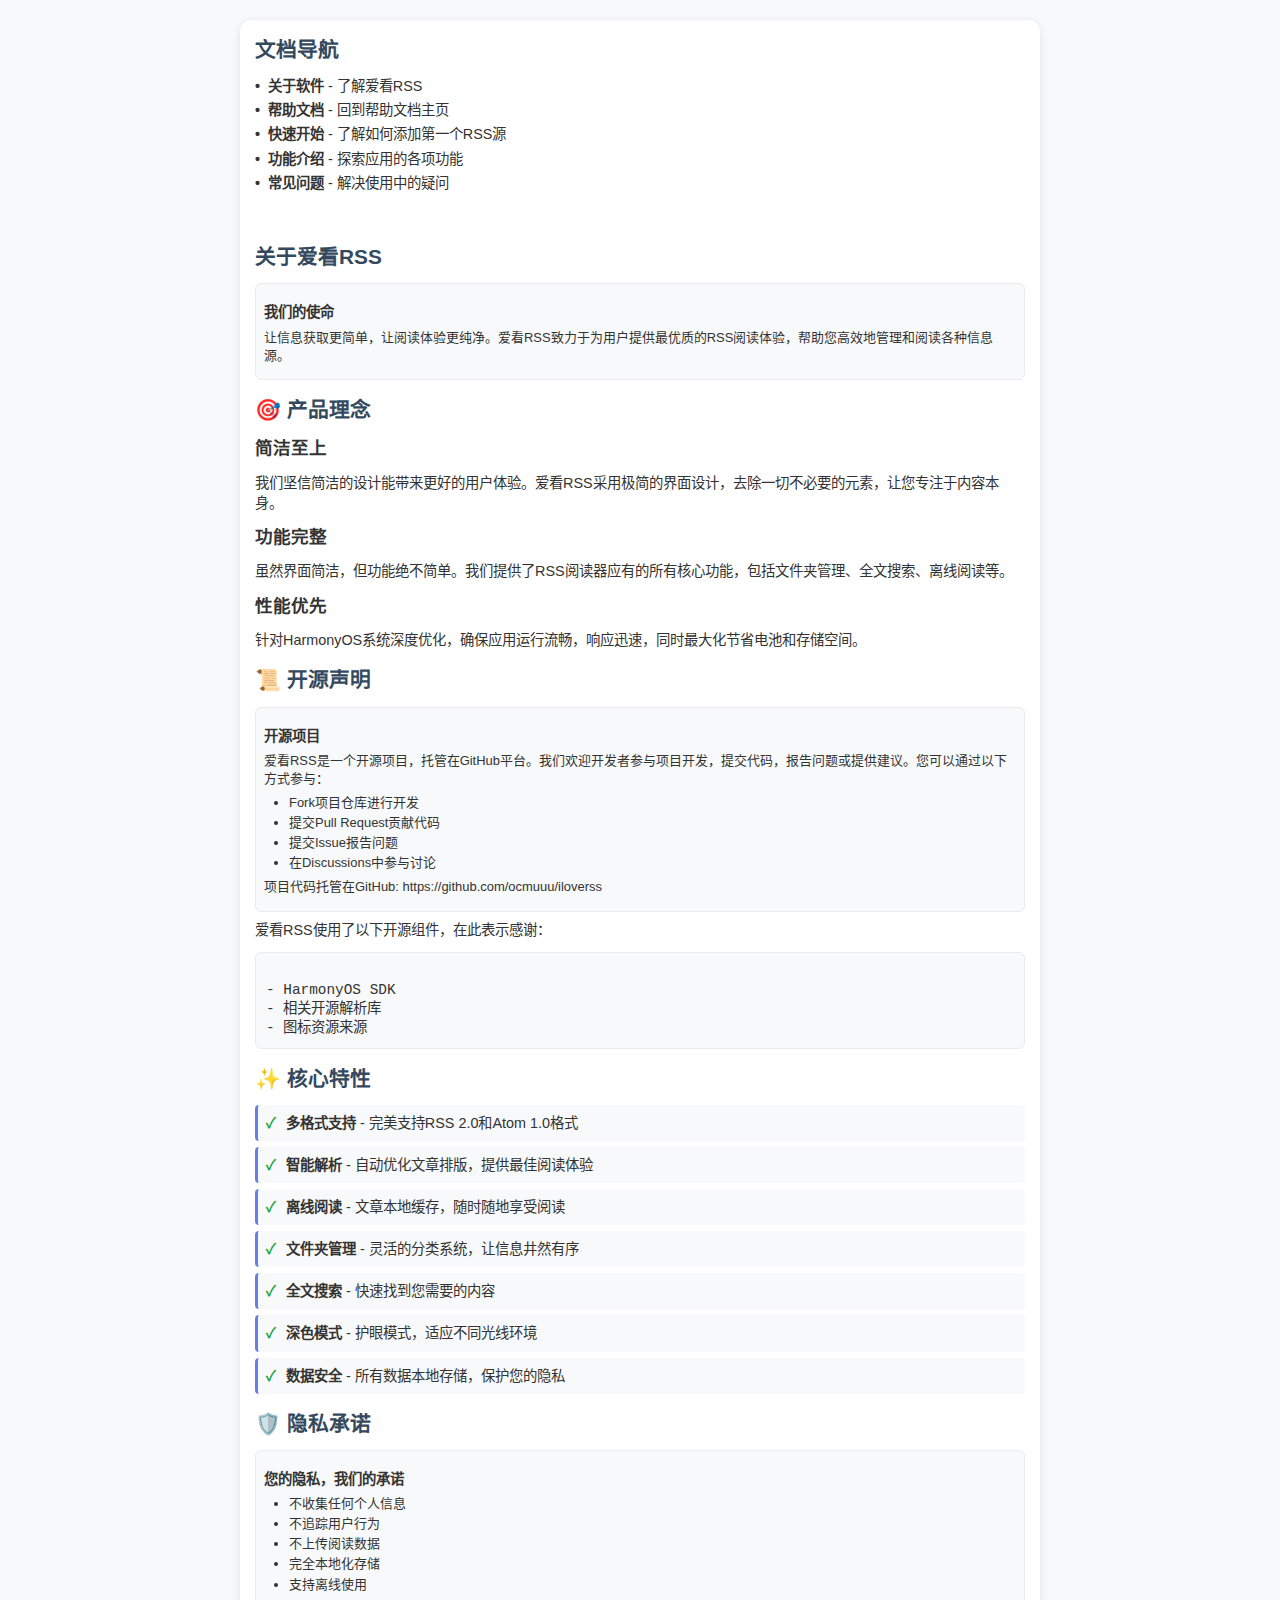
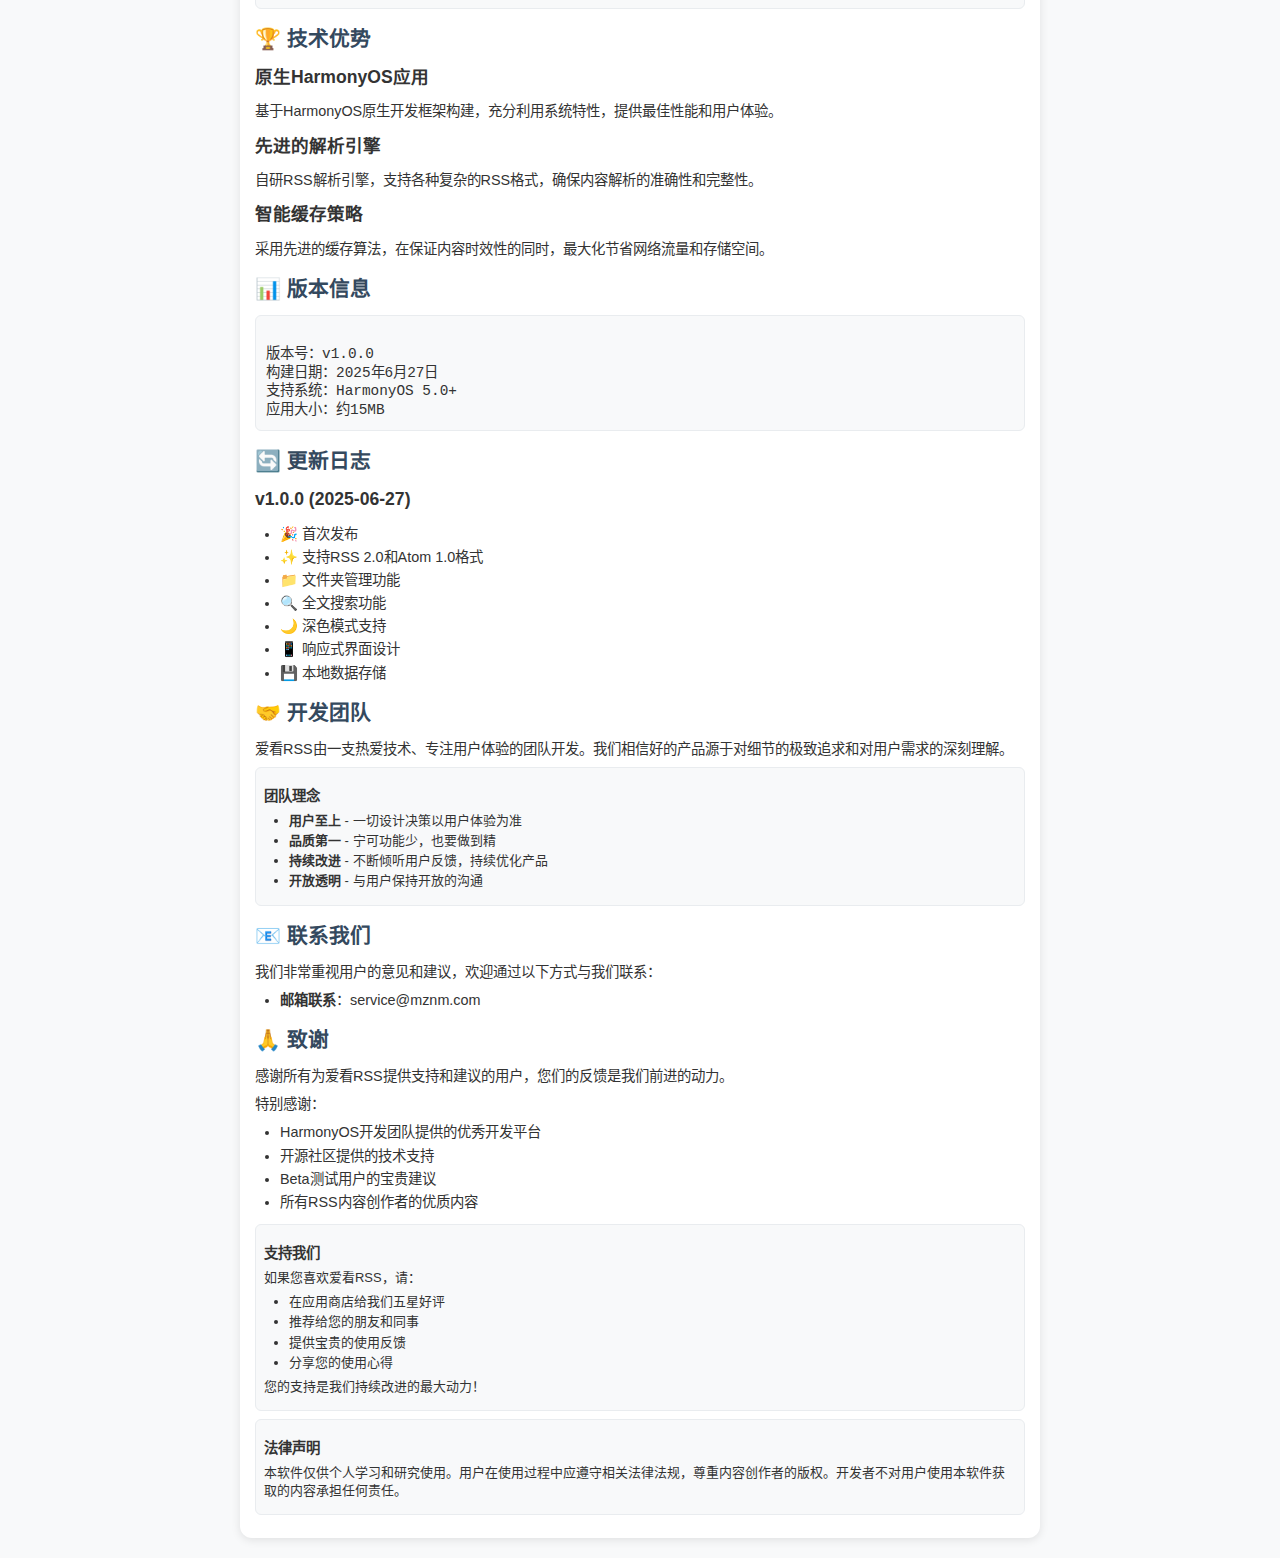
<file: entry/src/main/resources/rawfile/docs/about/index.html>
<!DOCTYPE html>
<html lang="zh-CN">
<head>
    <meta charset="UTF-8">
    <meta name="viewport" content="width=device-width, initial-scale=1.0">
    <title>关于爱看RSS</title>
    <link rel="stylesheet" href="../assets/css/docs.css">
</head>
<body>
    <div class="container">
        <div class="content">
            <h2>文档导航</h2>
            <ul class="feature-list">
                <li><a href="../about/index.html"><strong>关于软件</strong> - 了解爱看RSS</a></li>
                <li><a href="../help/index.html"><strong>帮助文档</strong> - 回到帮助文档主页</a></li>
                <li><a href="../help/getting-started.html"><strong>快速开始</strong> - 了解如何添加第一个RSS源</a></li>
                <li><a href="../help/features.html"><strong>功能介绍</strong> - 探索应用的各项功能</a></li>
                <li><a href="../help/faq.html"><strong>常见问题</strong> - 解决使用中的疑问</a></li>
            </ul>
            <br>
            
            <h2>关于爱看RSS</h2>
            
            <div class="info-box">
                <h4>我们的使命</h4>
                <p>让信息获取更简单，让阅读体验更纯净。爱看RSS致力于为用户提供最优质的RSS阅读体验，帮助您高效地管理和阅读各种信息源。</p>
            </div>
            
            <h2>🎯 产品理念</h2>
            
            <h3>简洁至上</h3>
            <p>我们坚信简洁的设计能带来更好的用户体验。爱看RSS采用极简的界面设计，去除一切不必要的元素，让您专注于内容本身。</p>
            
            <h3>功能完整</h3>
            <p>虽然界面简洁，但功能绝不简单。我们提供了RSS阅读器应有的所有核心功能，包括文件夹管理、全文搜索、离线阅读等。</p>
            
            <h3>性能优先</h3>
            <p>针对HarmonyOS系统深度优化，确保应用运行流畅，响应迅速，同时最大化节省电池和存储空间。</p>

            <h2>📜 开源声明</h2>
            
            <div class="info-box">
                <h4>开源项目</h4>
                <p>爱看RSS是一个开源项目，托管在GitHub平台。我们欢迎开发者参与项目开发，提交代码，报告问题或提供建议。您可以通过以下方式参与：</p>
                <ul>
                    <li>Fork项目仓库进行开发</li>
                    <li>提交Pull Request贡献代码</li>
                    <li>提交Issue报告问题</li>
                    <li>在Discussions中参与讨论</li>
                </ul>
                <p>项目代码托管在GitHub: https://github.com/ocmuuu/iloverss</p>
            </div>

            <p>爱看RSS使用了以下开源组件，在此表示感谢：</p>
            
            <div class="code-block">
- HarmonyOS SDK
- 相关开源解析库
- 图标资源来源
            </div>

            <h2>✨ 核心特性</h2>
            
            <div class="feature-list features">
                <li><strong>多格式支持</strong> - 完美支持RSS 2.0和Atom 1.0格式</li>
                <li><strong>智能解析</strong> - 自动优化文章排版，提供最佳阅读体验</li>
                <li><strong>离线阅读</strong> - 文章本地缓存，随时随地享受阅读</li>
                <li><strong>文件夹管理</strong> - 灵活的分类系统，让信息井然有序</li>
                <li><strong>全文搜索</strong> - 快速找到您需要的内容</li>
                <li><strong>深色模式</strong> - 护眼模式，适应不同光线环境</li>
                <li><strong>数据安全</strong> - 所有数据本地存储，保护您的隐私</li>
            </div>
            
            <h2>🛡️ 隐私承诺</h2>
            
            <div class="info-box success">
                <h4>您的隐私，我们的承诺</h4>
                <ul>
                    <li>不收集任何个人信息</li>
                    <li>不追踪用户行为</li>
                    <li>不上传阅读数据</li>
                    <li>完全本地化存储</li>
                    <li>支持离线使用</li>
                </ul>
            </div>
            
            <h2>🏆 技术优势</h2>
            
            <h3>原生HarmonyOS应用</h3>
            <p>基于HarmonyOS原生开发框架构建，充分利用系统特性，提供最佳性能和用户体验。</p>
            
            <h3>先进的解析引擎</h3>
            <p>自研RSS解析引擎，支持各种复杂的RSS格式，确保内容解析的准确性和完整性。</p>
            
            <h3>智能缓存策略</h3>
            <p>采用先进的缓存算法，在保证内容时效性的同时，最大化节省网络流量和存储空间。</p>
            
            <h2>📊 版本信息</h2>
            
            <div class="code-block">
版本号：v1.0.0
构建日期：2025年6月27日
支持系统：HarmonyOS 5.0+
应用大小：约15MB
            </div>
            
            <h2>🔄 更新日志</h2>
            
            <h3>v1.0.0 (2025-06-27)</h3>
            <ul>
                <li>🎉 首次发布</li>
                <li>✨ 支持RSS 2.0和Atom 1.0格式</li>
                <li>📁 文件夹管理功能</li>
                <li>🔍 全文搜索功能</li>
                <li>🌙 深色模式支持</li>
                <li>📱 响应式界面设计</li>
                <li>💾 本地数据存储</li>
            </ul>
            
            <h2>🤝 开发团队</h2>
            
            <p>爱看RSS由一支热爱技术、专注用户体验的团队开发。我们相信好的产品源于对细节的极致追求和对用户需求的深刻理解。</p>
            
            <div class="info-box">
                <h4>团队理念</h4>
                <ul>
                    <li><strong>用户至上</strong> - 一切设计决策以用户体验为准</li>
                    <li><strong>品质第一</strong> - 宁可功能少，也要做到精</li>
                    <li><strong>持续改进</strong> - 不断倾听用户反馈，持续优化产品</li>
                    <li><strong>开放透明</strong> - 与用户保持开放的沟通</li>
                </ul>
            </div>
            
            <h2>📧 联系我们</h2>
            
            <p>我们非常重视用户的意见和建议，欢迎通过以下方式与我们联系：</p>
            
            <ul>
                <li><strong>邮箱联系</strong>：service@mznm.com</li>
            </ul>
            
            <h2>🙏 致谢</h2>
            
            <p>感谢所有为爱看RSS提供支持和建议的用户，您们的反馈是我们前进的动力。</p>
            
            <p>特别感谢：</p>
            <ul>
                <li>HarmonyOS开发团队提供的优秀开发平台</li>
                <li>开源社区提供的技术支持</li>
                <li>Beta测试用户的宝贵建议</li>
                <li>所有RSS内容创作者的优质内容</li>
            </ul>
            
            <div class="info-box success">
                <h4>支持我们</h4>
                <p>如果您喜欢爱看RSS，请：</p>
                <ul>
                    <li>在应用商店给我们五星好评</li>
                    <li>推荐给您的朋友和同事</li>
                    <li>提供宝贵的使用反馈</li>
                    <li>分享您的使用心得</li>
                </ul>
                <p>您的支持是我们持续改进的最大动力！</p>
            </div>
            
            <div class="info-box warning">
                <h4>法律声明</h4>
                <p>本软件仅供个人学习和研究使用。用户在使用过程中应遵守相关法律法规，尊重内容创作者的版权。开发者不对用户使用本软件获取的内容承担任何责任。</p>
            </div>
        </div>
    </div>
</body>
</html>
</file>
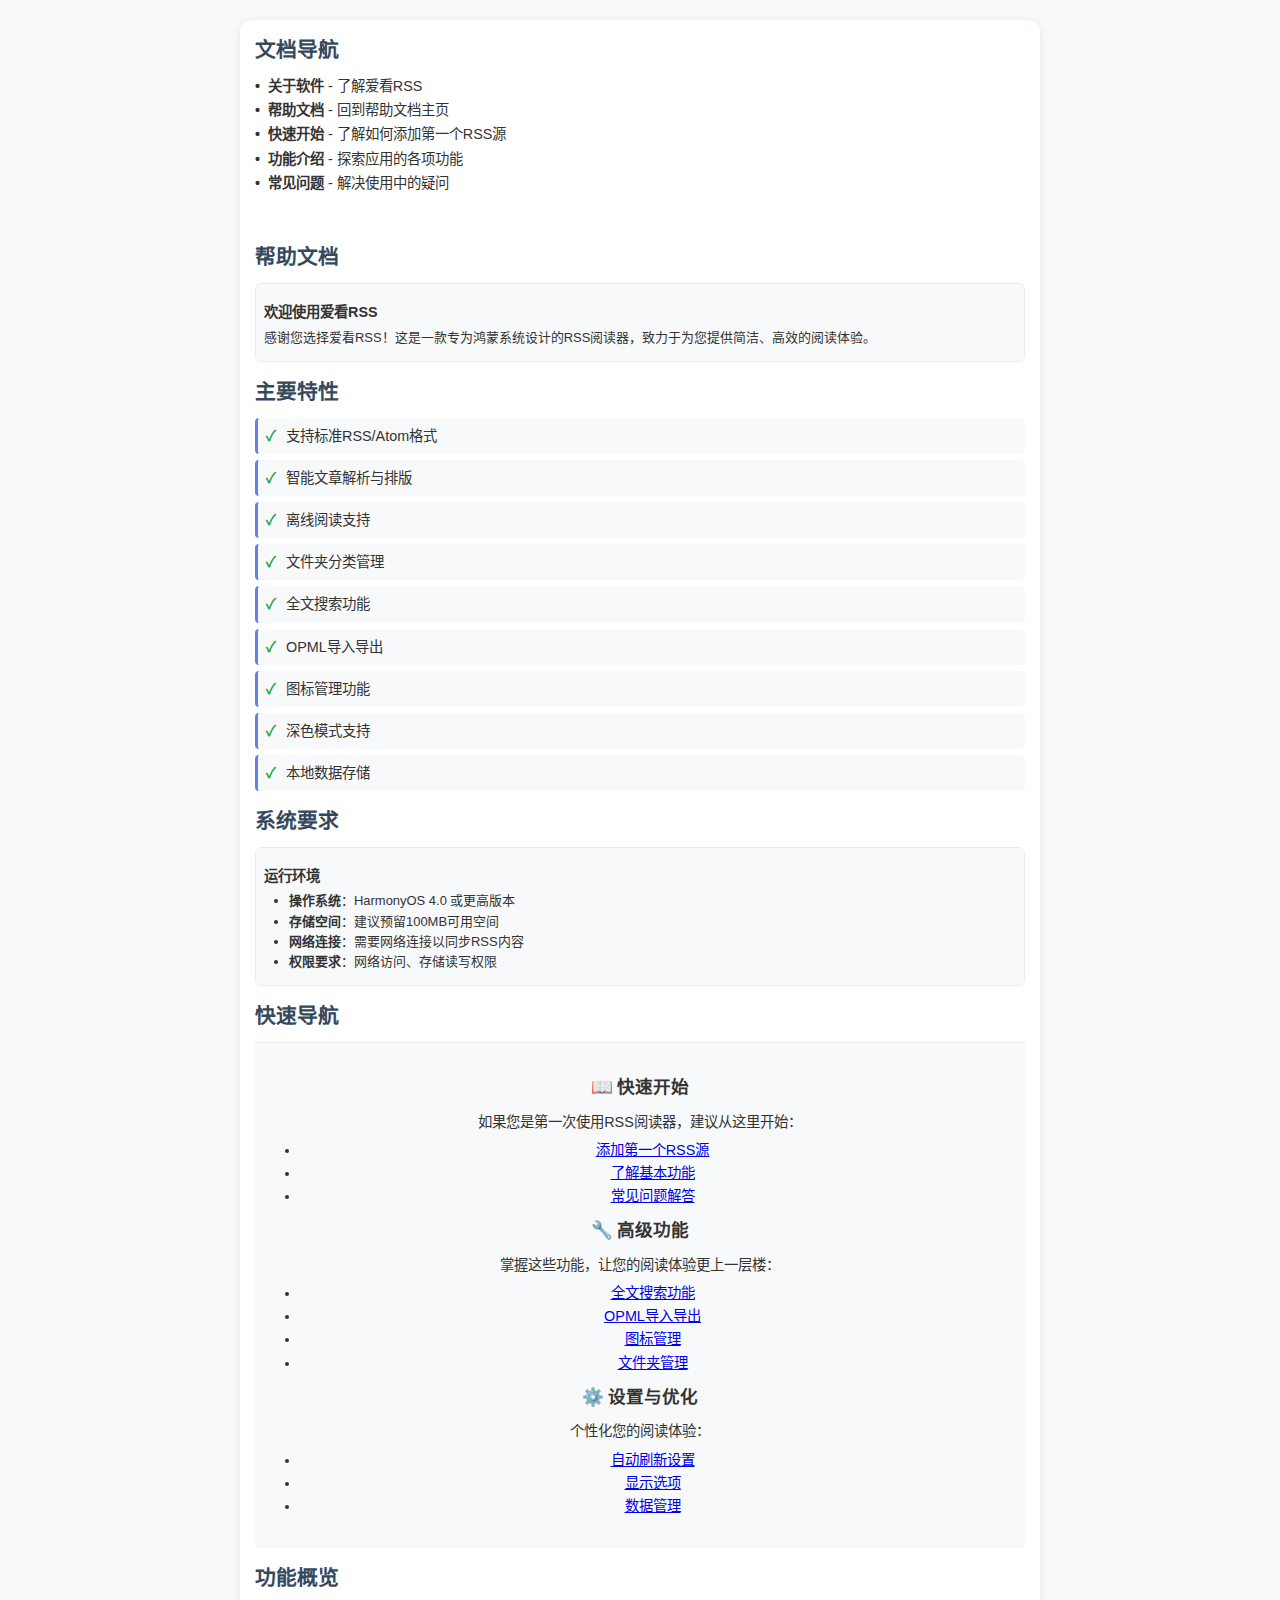
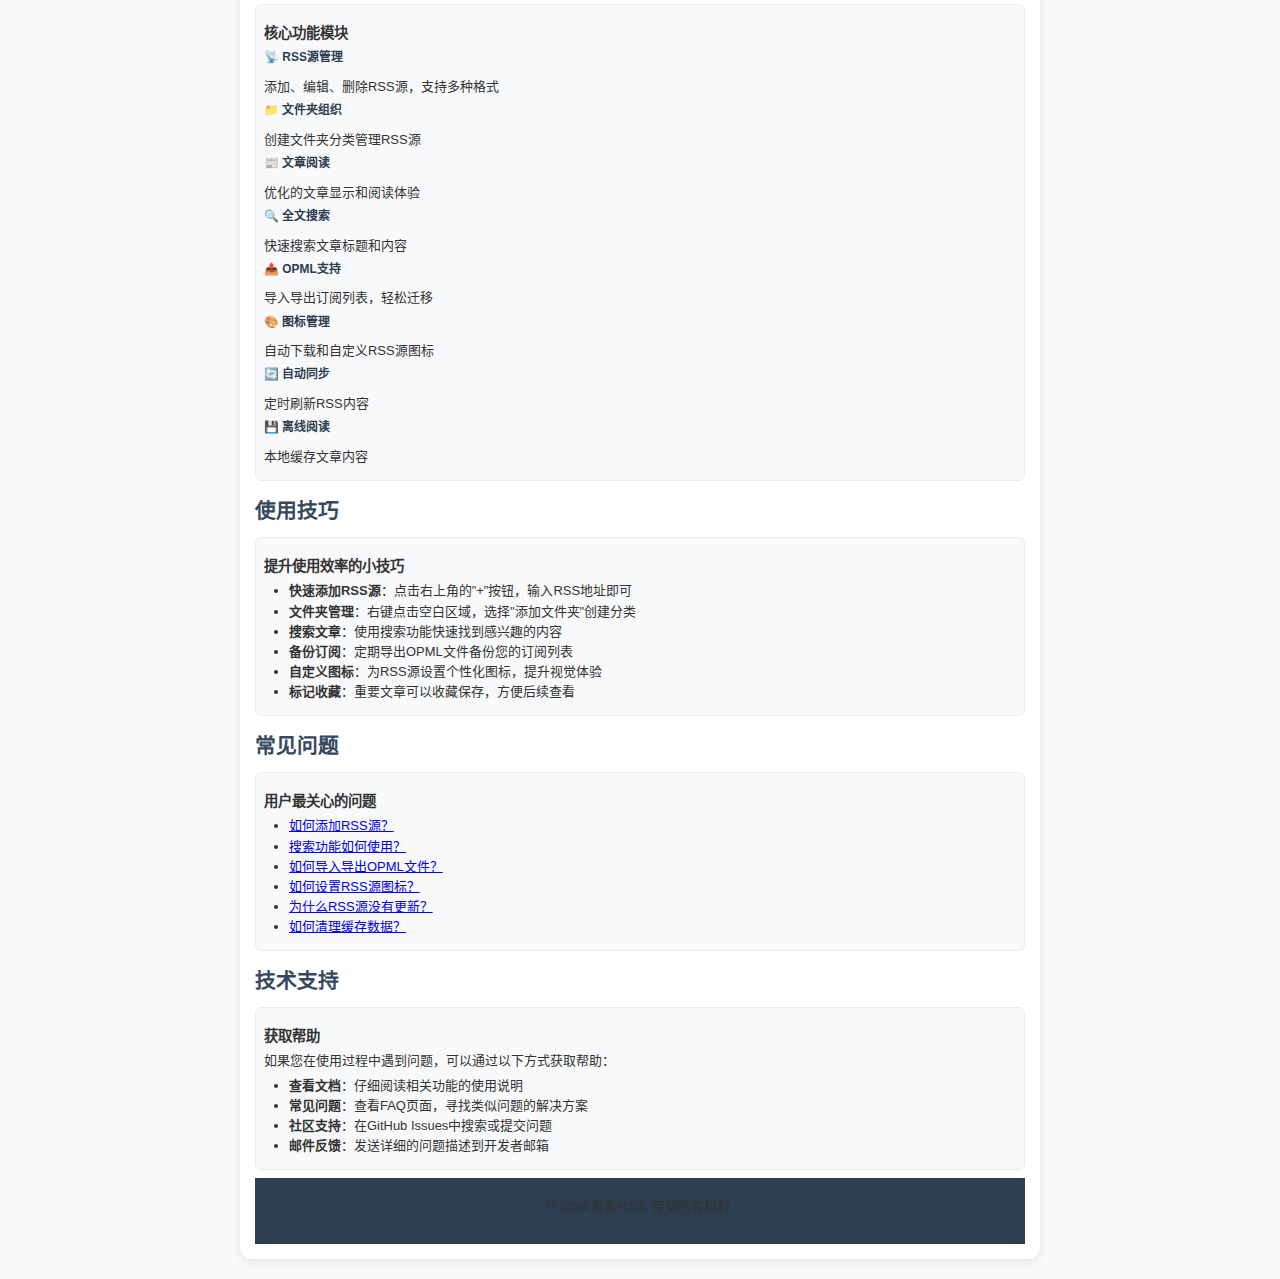
<file: entry/src/main/resources/rawfile/docs/help/index.html>
<!DOCTYPE html>
<html lang="zh-CN">
<head>
    <meta charset="UTF-8">
    <meta name="viewport" content="width=device-width, initial-scale=1.0">
    <title>爱看RSS - 帮助文档</title>
    <link rel="stylesheet" href="../assets/css/docs.css">
</head>
<body>
    <div class="container">
        <div class="content">
            <h2>文档导航</h2>
            <ul class="feature-list">
                <li><a href="../about/index.html"><strong>关于软件</strong> - 了解爱看RSS</a></li>
                <li><a href="../help/index.html"><strong>帮助文档</strong> - 回到帮助文档主页</a></li>
                <li><a href="../help/getting-started.html"><strong>快速开始</strong> - 了解如何添加第一个RSS源</a></li>
                <li><a href="../help/features.html"><strong>功能介绍</strong> - 探索应用的各项功能</a></li>
                <li><a href="../help/faq.html"><strong>常见问题</strong> - 解决使用中的疑问</a></li>
            </ul>
            <br>
            
            <h2>帮助文档</h2>
            
            <div class="info-box">
                <h4>欢迎使用爱看RSS</h4>
                <p>感谢您选择爱看RSS！这是一款专为鸿蒙系统设计的RSS阅读器，致力于为您提供简洁、高效的阅读体验。</p>
            </div>
            
            <h2>主要特性</h2>
            <div class="feature-list features">
                <li>支持标准RSS/Atom格式</li>
                <li>智能文章解析与排版</li>
                <li>离线阅读支持</li>
                <li>文件夹分类管理</li>
                <li>全文搜索功能</li>
                <li>OPML导入导出</li>
                <li>图标管理功能</li>
                <li>深色模式支持</li>
                <li>本地数据存储</li>
            </div>
            
            <h2>系统要求</h2>
            <div class="info-box">
                <h4>运行环境</h4>
                <ul>
                    <li><strong>操作系统</strong>：HarmonyOS 4.0 或更高版本</li>
                    <li><strong>存储空间</strong>：建议预留100MB可用空间</li>
                    <li><strong>网络连接</strong>：需要网络连接以同步RSS内容</li>
                    <li><strong>权限要求</strong>：网络访问、存储读写权限</li>
                </ul>
            </div>
            
            <h2>快速导航</h2>
            
            <div class="nav-links">
                <div class="nav-item">
                    <h3>📖 快速开始</h3>
                    <p>如果您是第一次使用RSS阅读器，建议从这里开始：</p>
                    <ul>
                        <li><a href="getting-started.html">添加第一个RSS源</a></li>
                        <li><a href="features.html">了解基本功能</a></li>
                        <li><a href="faq.html">常见问题解答</a></li>
                    </ul>
                </div>
                
                <div class="nav-item">
                    <h3>🔧 高级功能</h3>
                    <p>掌握这些功能，让您的阅读体验更上一层楼：</p>
                    <ul>
                        <li><a href="features.html#search">全文搜索功能</a></li>
                        <li><a href="features.html#opml">OPML导入导出</a></li>
                        <li><a href="features.html#icons">图标管理</a></li>
                        <li><a href="features.html#folders">文件夹管理</a></li>
                    </ul>
                </div>
                
                <div class="nav-item">
                    <h3>⚙️ 设置与优化</h3>
                    <p>个性化您的阅读体验：</p>
                    <ul>
                        <li><a href="features.html#refresh">自动刷新设置</a></li>
                        <li><a href="features.html#display">显示选项</a></li>
                        <li><a href="features.html#storage">数据管理</a></li>
                    </ul>
                </div>
            </div>
            
            <h2>功能概览</h2>
            
            <div class="info-box">
                <h4>核心功能模块</h4>
                <div class="feature-grid">
                    <div class="feature-item">
                        <h5>📡 RSS源管理</h5>
                        <p>添加、编辑、删除RSS源，支持多种格式</p>
                    </div>
                    <div class="feature-item">
                        <h5>📁 文件夹组织</h5>
                        <p>创建文件夹分类管理RSS源</p>
                    </div>
                    <div class="feature-item">
                        <h5>📰 文章阅读</h5>
                        <p>优化的文章显示和阅读体验</p>
                    </div>
                    <div class="feature-item">
                        <h5>🔍 全文搜索</h5>
                        <p>快速搜索文章标题和内容</p>
                    </div>
                    <div class="feature-item">
                        <h5>📤 OPML支持</h5>
                        <p>导入导出订阅列表，轻松迁移</p>
                    </div>
                    <div class="feature-item">
                        <h5>🎨 图标管理</h5>
                        <p>自动下载和自定义RSS源图标</p>
                    </div>
                    <div class="feature-item">
                        <h5>🔄 自动同步</h5>
                        <p>定时刷新RSS内容</p>
                    </div>
                    <div class="feature-item">
                        <h5>💾 离线阅读</h5>
                        <p>本地缓存文章内容</p>
                    </div>
                </div>
            </div>
            
            <h2>使用技巧</h2>
            
            <div class="info-box success">
                <h4>提升使用效率的小技巧</h4>
                <ul>
                    <li><strong>快速添加RSS源</strong>：点击右上角的"+"按钮，输入RSS地址即可</li>
                    <li><strong>文件夹管理</strong>：右键点击空白区域，选择"添加文件夹"创建分类</li>
                    <li><strong>搜索文章</strong>：使用搜索功能快速找到感兴趣的内容</li>
                    <li><strong>备份订阅</strong>：定期导出OPML文件备份您的订阅列表</li>
                    <li><strong>自定义图标</strong>：为RSS源设置个性化图标，提升视觉体验</li>
                    <li><strong>标记收藏</strong>：重要文章可以收藏保存，方便后续查看</li>
                </ul>
            </div>
            
            <h2>常见问题</h2>
            
            <div class="info-box">
                <h4>用户最关心的问题</h4>
                <ul>
                    <li><a href="faq.html#add-feed">如何添加RSS源？</a></li>
                    <li><a href="faq.html#search">搜索功能如何使用？</a></li>
                    <li><a href="faq.html#opml">如何导入导出OPML文件？</a></li>
                    <li><a href="faq.html#icons">如何设置RSS源图标？</a></li>
                    <li><a href="faq.html#sync">为什么RSS源没有更新？</a></li>
                    <li><a href="faq.html#storage">如何清理缓存数据？</a></li>
                </ul>
            </div>
            
            <h2>技术支持</h2>
            
            <div class="info-box">
                <h4>获取帮助</h4>
                <p>如果您在使用过程中遇到问题，可以通过以下方式获取帮助：</p>
                <ul>
                    <li><strong>查看文档</strong>：仔细阅读相关功能的使用说明</li>
                    <li><strong>常见问题</strong>：查看FAQ页面，寻找类似问题的解决方案</li>
                    <li><strong>社区支持</strong>：在GitHub Issues中搜索或提交问题</li>
                    <li><strong>邮件反馈</strong>：发送详细的问题描述到开发者邮箱</li>
                </ul>
            </div>
            
            <div class="footer">
                <p>© 2024 爱看RSS. 保留所有权利.</p>
            </div>
        </div>
    </div>
</body>
</html>
</file>
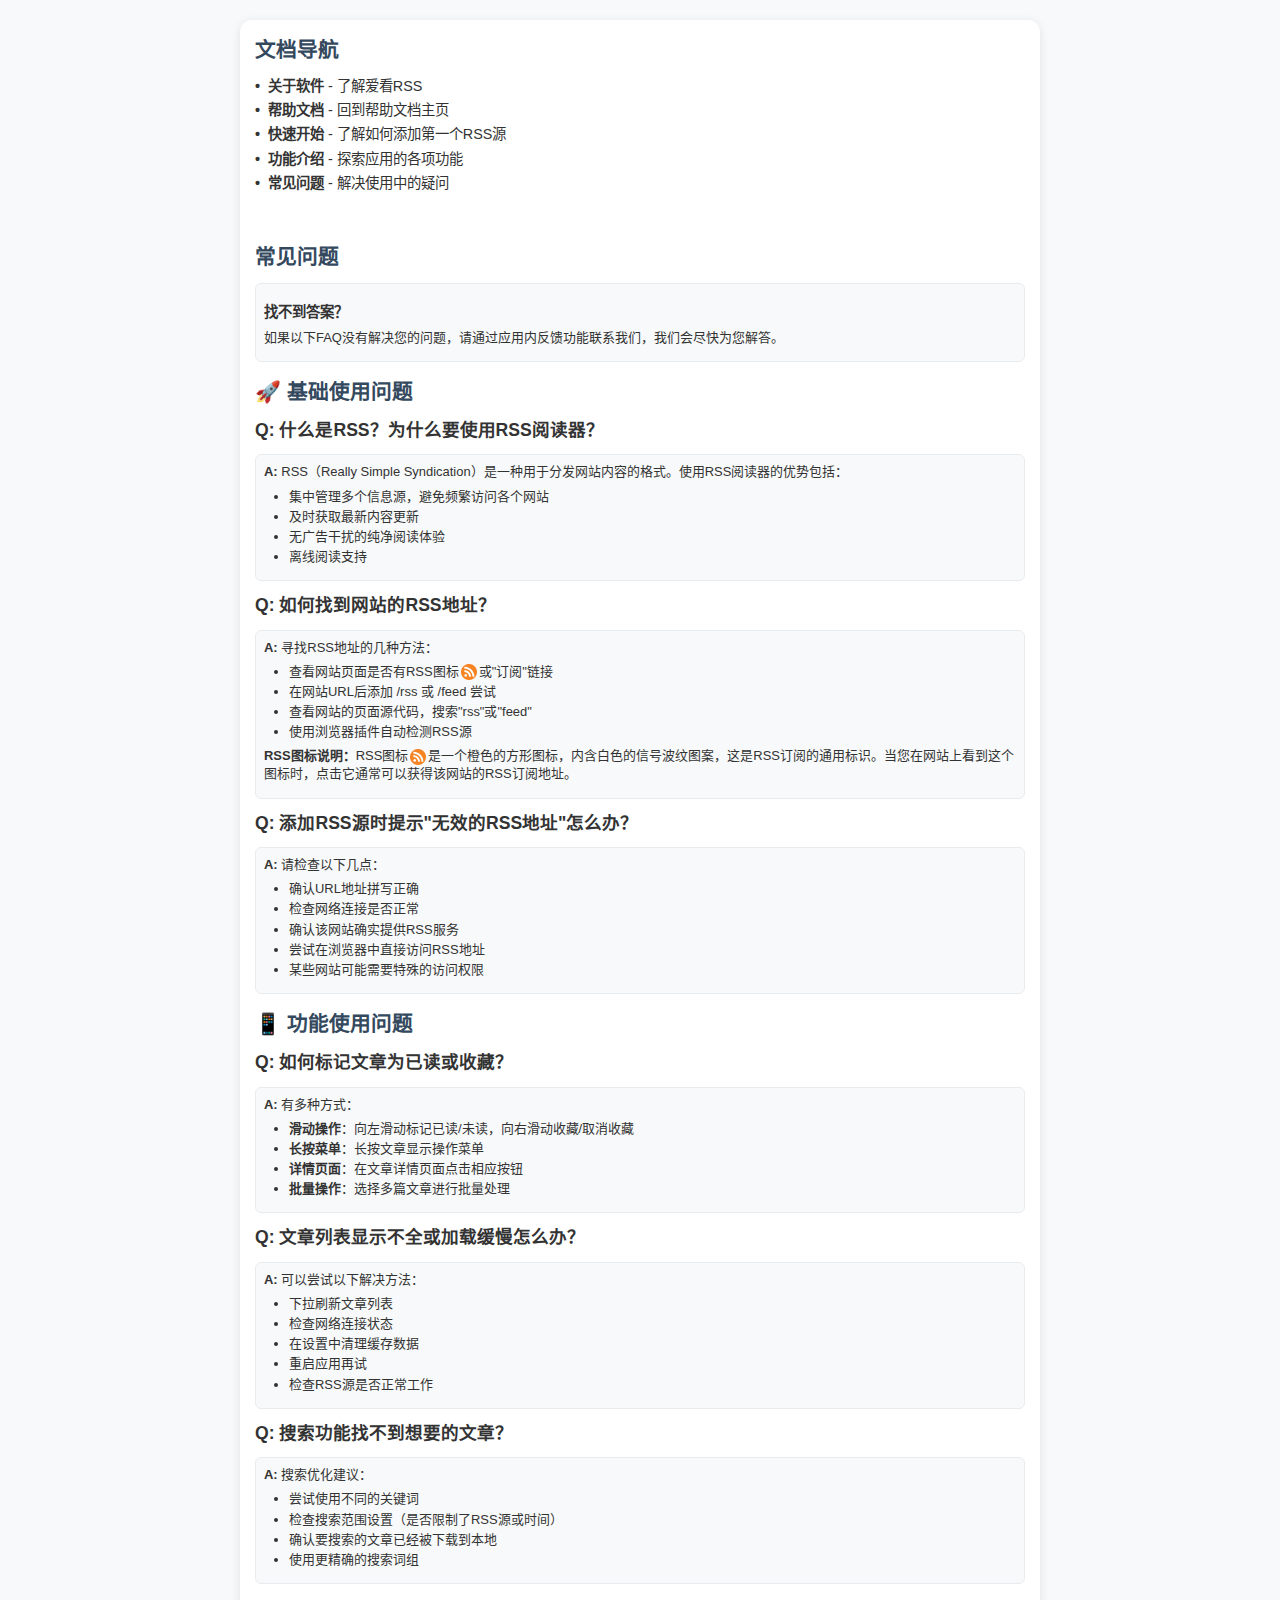
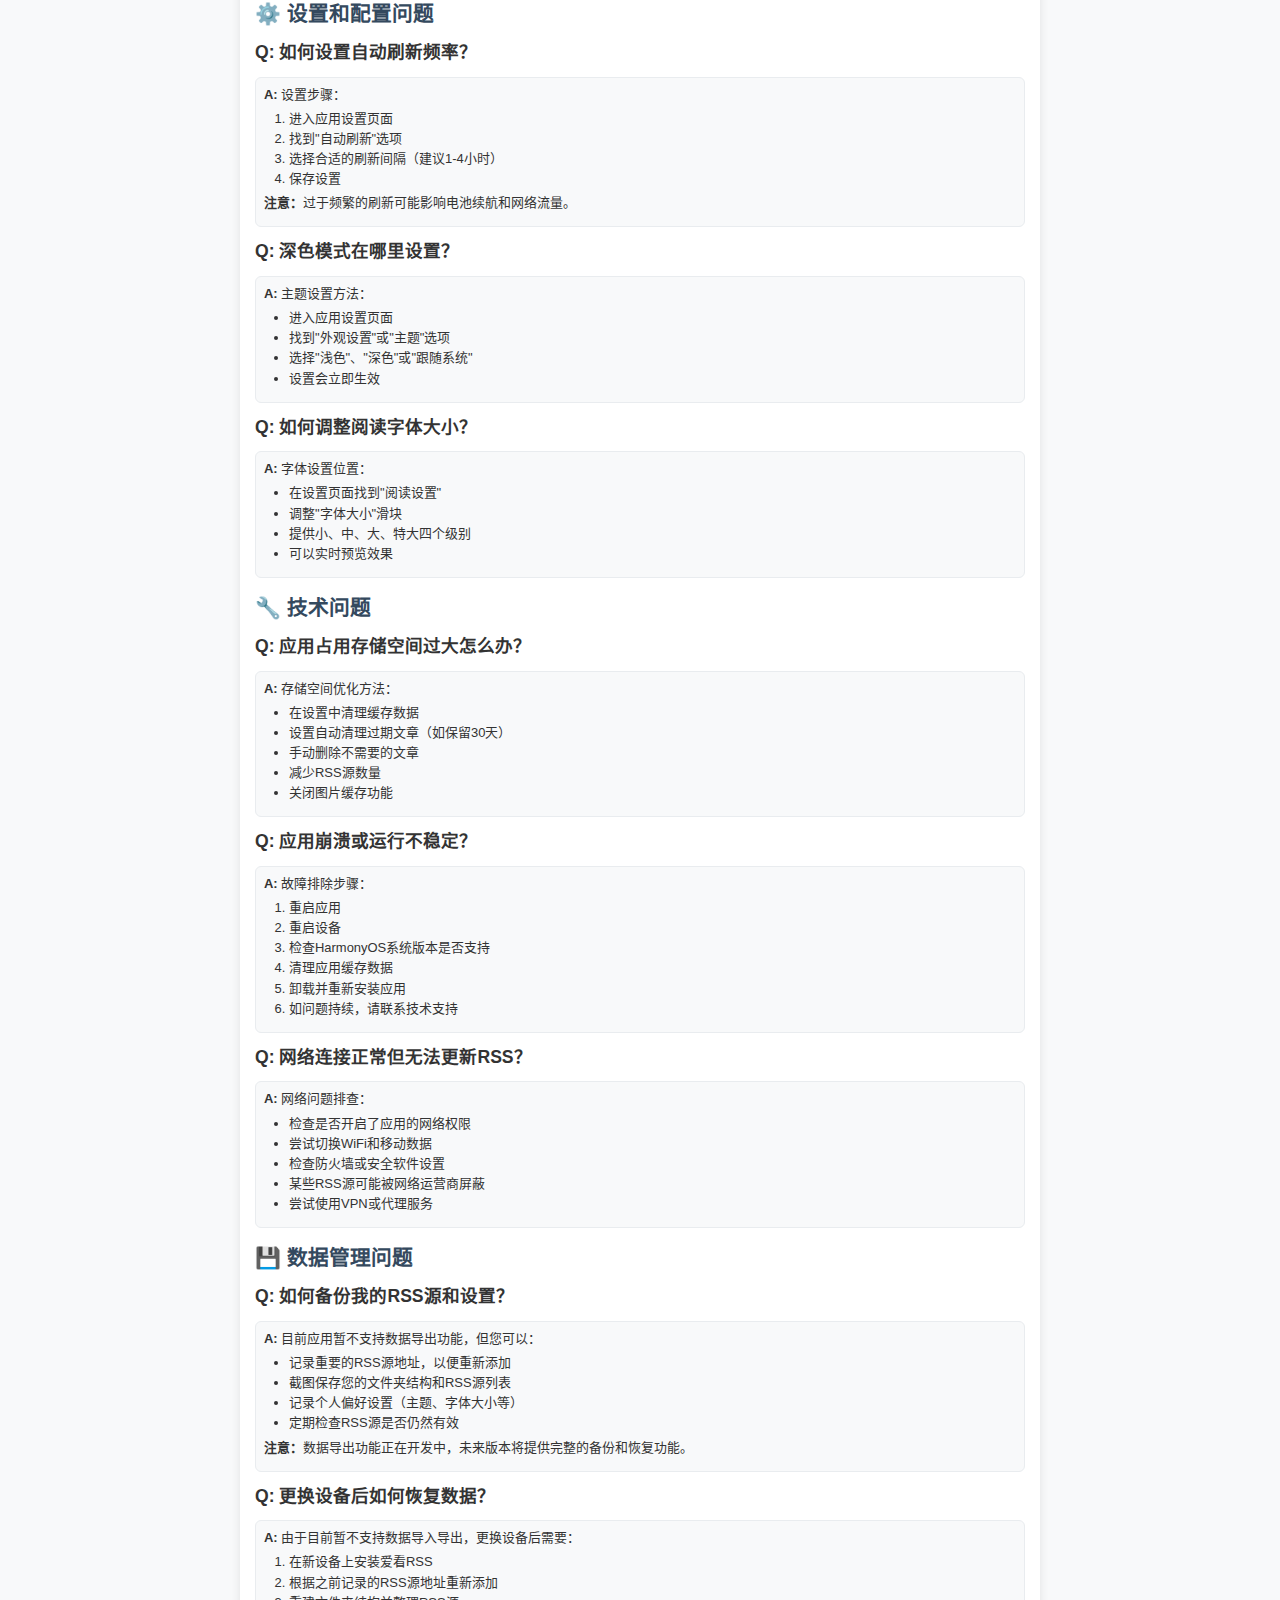
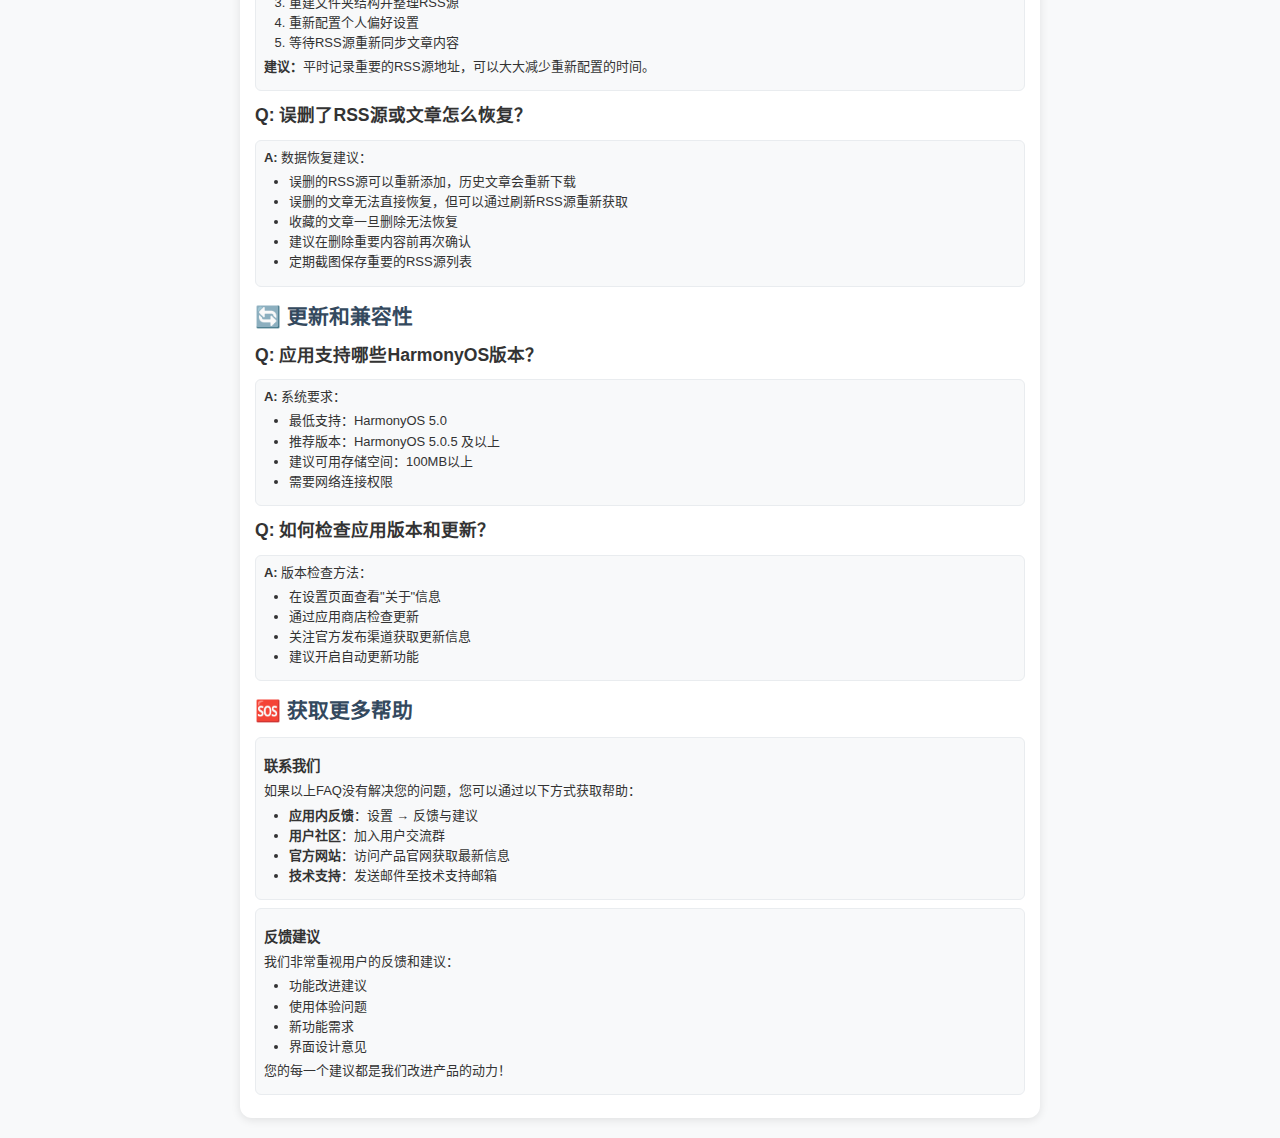
<file: entry/src/main/resources/rawfile/docs/help/faq.html>
<!DOCTYPE html>
<html lang="zh-CN">
<head>
    <meta charset="UTF-8">
    <meta name="viewport" content="width=device-width, initial-scale=1.0">
    <title>常见问题 - 爱看RSS</title>
    <link rel="stylesheet" href="../assets/css/docs.css">
</head>
<body>
    <div class="container">
        <div class="content">
            <h2>文档导航</h2>
            <ul class="feature-list">
                <li><a href="../about/index.html"><strong>关于软件</strong> - 了解爱看RSS</a></li>
                <li><a href="../help/index.html"><strong>帮助文档</strong> - 回到帮助文档主页</a></li>
                <li><a href="../help/getting-started.html"><strong>快速开始</strong> - 了解如何添加第一个RSS源</a></li>
                <li><a href="../help/features.html"><strong>功能介绍</strong> - 探索应用的各项功能</a></li>
                <li><a href="../help/faq.html"><strong>常见问题</strong> - 解决使用中的疑问</a></li>
            </ul>
            <br>
            
            <h2>常见问题</h2>
            
            <div class="info-box">
                <h4>找不到答案？</h4>
                <p>如果以下FAQ没有解决您的问题，请通过应用内反馈功能联系我们，我们会尽快为您解答。</p>
            </div>
            
            <h2>🚀 基础使用问题</h2>
            
            <h3>Q: 什么是RSS？为什么要使用RSS阅读器？</h3>
            <div class="info-box">
                <p><strong>A:</strong> RSS（Really Simple Syndication）是一种用于分发网站内容的格式。使用RSS阅读器的优势包括：</p>
                <ul>
                    <li>集中管理多个信息源，避免频繁访问各个网站</li>
                    <li>及时获取最新内容更新</li>
                    <li>无广告干扰的纯净阅读体验</li>
                    <li>离线阅读支持</li>
                </ul>
            </div>
            
            <h3>Q: 如何找到网站的RSS地址？</h3>
            <div class="info-box">
                <p><strong>A:</strong> 寻找RSS地址的几种方法：</p>
                <ul>
                    <li>查看网站页面是否有RSS图标<img src="../assets/images/rss.png" style="width:16px;height:16px;vertical-align:middle;margin:0 2px;">或"订阅"链接</li>
                    <li>在网站URL后添加 /rss 或 /feed 尝试</li>
                    <li>查看网站的页面源代码，搜索"rss"或"feed"</li>
                    <li>使用浏览器插件自动检测RSS源</li>
                </ul>
                <p><strong>RSS图标说明：</strong>RSS图标<img src="../assets/images/rss.png" style="width:16px;height:16px;vertical-align:middle;margin:0 2px;">是一个橙色的方形图标，内含白色的信号波纹图案，这是RSS订阅的通用标识。当您在网站上看到这个图标时，点击它通常可以获得该网站的RSS订阅地址。</p>
            </div>
            
            <h3>Q: 添加RSS源时提示"无效的RSS地址"怎么办？</h3>
            <div class="info-box">
                <p><strong>A:</strong> 请检查以下几点：</p>
                <ul>
                    <li>确认URL地址拼写正确</li>
                    <li>检查网络连接是否正常</li>
                    <li>确认该网站确实提供RSS服务</li>
                    <li>尝试在浏览器中直接访问RSS地址</li>
                    <li>某些网站可能需要特殊的访问权限</li>
                </ul>
            </div>
            
            <h2>📱 功能使用问题</h2>
            
            <h3>Q: 如何标记文章为已读或收藏？</h3>
            <div class="info-box">
                <p><strong>A:</strong> 有多种方式：</p>
                <ul>
                    <li><strong>滑动操作</strong>：向左滑动标记已读/未读，向右滑动收藏/取消收藏</li>
                    <li><strong>长按菜单</strong>：长按文章显示操作菜单</li>
                    <li><strong>详情页面</strong>：在文章详情页面点击相应按钮</li>
                    <li><strong>批量操作</strong>：选择多篇文章进行批量处理</li>
                </ul>
            </div>
            
            <h3>Q: 文章列表显示不全或加载缓慢怎么办？</h3>
            <div class="info-box">
                <p><strong>A:</strong> 可以尝试以下解决方法：</p>
                <ul>
                    <li>下拉刷新文章列表</li>
                    <li>检查网络连接状态</li>
                    <li>在设置中清理缓存数据</li>
                    <li>重启应用再试</li>
                    <li>检查RSS源是否正常工作</li>
                </ul>
            </div>
            
            <h3>Q: 搜索功能找不到想要的文章？</h3>
            <div class="info-box">
                <p><strong>A:</strong> 搜索优化建议：</p>
                <ul>
                    <li>尝试使用不同的关键词</li>
                    <li>检查搜索范围设置（是否限制了RSS源或时间）</li>
                    <li>确认要搜索的文章已经被下载到本地</li>
                    <li>使用更精确的搜索词组</li>
                </ul>
            </div>
            
            <h2>⚙️ 设置和配置问题</h2>
            
            <h3>Q: 如何设置自动刷新频率？</h3>
            <div class="info-box">
                <p><strong>A:</strong> 设置步骤：</p>
                <ol>
                    <li>进入应用设置页面</li>
                    <li>找到"自动刷新"选项</li>
                    <li>选择合适的刷新间隔（建议1-4小时）</li>
                    <li>保存设置</li>
                </ol>
                <p><strong>注意：</strong>过于频繁的刷新可能影响电池续航和网络流量。</p>
            </div>
            
            <h3>Q: 深色模式在哪里设置？</h3>
            <div class="info-box">
                <p><strong>A:</strong> 主题设置方法：</p>
                <ul>
                    <li>进入应用设置页面</li>
                    <li>找到"外观设置"或"主题"选项</li>
                    <li>选择"浅色"、"深色"或"跟随系统"</li>
                    <li>设置会立即生效</li>
                </ul>
            </div>
            
            <h3>Q: 如何调整阅读字体大小？</h3>
            <div class="info-box">
                <p><strong>A:</strong> 字体设置位置：</p>
                <ul>
                    <li>在设置页面找到"阅读设置"</li>
                    <li>调整"字体大小"滑块</li>
                    <li>提供小、中、大、特大四个级别</li>
                    <li>可以实时预览效果</li>
                </ul>
            </div>
            
            <h2>🔧 技术问题</h2>
            
            <h3>Q: 应用占用存储空间过大怎么办？</h3>
            <div class="info-box">
                <p><strong>A:</strong> 存储空间优化方法：</p>
                <ul>
                    <li>在设置中清理缓存数据</li>
                    <li>设置自动清理过期文章（如保留30天）</li>
                    <li>手动删除不需要的文章</li>
                    <li>减少RSS源数量</li>
                    <li>关闭图片缓存功能</li>
                </ul>
            </div>
            
            <h3>Q: 应用崩溃或运行不稳定？</h3>
            <div class="info-box warning">
                <p><strong>A:</strong> 故障排除步骤：</p>
                <ol>
                    <li>重启应用</li>
                    <li>重启设备</li>
                    <li>检查HarmonyOS系统版本是否支持</li>
                    <li>清理应用缓存数据</li>
                    <li>卸载并重新安装应用</li>
                    <li>如问题持续，请联系技术支持</li>
                </ol>
            </div>
            
            <h3>Q: 网络连接正常但无法更新RSS？</h3>
            <div class="info-box">
                <p><strong>A:</strong> 网络问题排查：</p>
                <ul>
                    <li>检查是否开启了应用的网络权限</li>
                    <li>尝试切换WiFi和移动数据</li>
                    <li>检查防火墙或安全软件设置</li>
                    <li>某些RSS源可能被网络运营商屏蔽</li>
                    <li>尝试使用VPN或代理服务</li>
                </ul>
            </div>
            
            <h2>💾 数据管理问题</h2>
            
            <h3>Q: 如何备份我的RSS源和设置？</h3>
            <div class="info-box warning">
                <p><strong>A:</strong> 目前应用暂不支持数据导出功能，但您可以：</p>
                <ul>
                    <li>记录重要的RSS源地址，以便重新添加</li>
                    <li>截图保存您的文件夹结构和RSS源列表</li>
                    <li>记录个人偏好设置（主题、字体大小等）</li>
                    <li>定期检查RSS源是否仍然有效</li>
                </ul>
                <p><strong>注意：</strong>数据导出功能正在开发中，未来版本将提供完整的备份和恢复功能。</p>
            </div>
            
            <h3>Q: 更换设备后如何恢复数据？</h3>
            <div class="info-box">
                <p><strong>A:</strong> 由于目前暂不支持数据导入导出，更换设备后需要：</p>
                <ol>
                    <li>在新设备上安装爱看RSS</li>
                    <li>根据之前记录的RSS源地址重新添加</li>
                    <li>重建文件夹结构并整理RSS源</li>
                    <li>重新配置个人偏好设置</li>
                    <li>等待RSS源重新同步文章内容</li>
                </ol>
                <p><strong>建议：</strong>平时记录重要的RSS源地址，可以大大减少重新配置的时间。</p>
            </div>
            
            <h3>Q: 误删了RSS源或文章怎么恢复？</h3>
            <div class="info-box warning">
                <p><strong>A:</strong> 数据恢复建议：</p>
                <ul>
                    <li>误删的RSS源可以重新添加，历史文章会重新下载</li>
                    <li>误删的文章无法直接恢复，但可以通过刷新RSS源重新获取</li>
                    <li>收藏的文章一旦删除无法恢复</li>
                    <li>建议在删除重要内容前再次确认</li>
                    <li>定期截图保存重要的RSS源列表</li>
                </ul>
            </div>
            
            <h2>🔄 更新和兼容性</h2>
            
            <h3>Q: 应用支持哪些HarmonyOS版本？</h3>
            <div class="info-box">
                <p><strong>A:</strong> 系统要求：</p>
                <ul>
                    <li>最低支持：HarmonyOS 5.0</li>
                    <li>推荐版本：HarmonyOS 5.0.5 及以上</li>
                    <li>建议可用存储空间：100MB以上</li>
                    <li>需要网络连接权限</li>
                </ul>
            </div>
            
            <h3>Q: 如何检查应用版本和更新？</h3>
            <div class="info-box">
                <p><strong>A:</strong> 版本检查方法：</p>
                <ul>
                    <li>在设置页面查看"关于"信息</li>
                    <li>通过应用商店检查更新</li>
                    <li>关注官方发布渠道获取更新信息</li>
                    <li>建议开启自动更新功能</li>
                </ul>
            </div>
            
            <h2>🆘 获取更多帮助</h2>
            
            <div class="info-box">
                <h4>联系我们</h4>
                <p>如果以上FAQ没有解决您的问题，您可以通过以下方式获取帮助：</p>
                <ul>
                    <li><strong>应用内反馈</strong>：设置 → 反馈与建议</li>
                    <li><strong>用户社区</strong>：加入用户交流群</li>
                    <li><strong>官方网站</strong>：访问产品官网获取最新信息</li>
                    <li><strong>技术支持</strong>：发送邮件至技术支持邮箱</li>
                </ul>
            </div>
            
            <div class="info-box success">
                <h4>反馈建议</h4>
                <p>我们非常重视用户的反馈和建议：</p>
                <ul>
                    <li>功能改进建议</li>
                    <li>使用体验问题</li>
                    <li>新功能需求</li>
                    <li>界面设计意见</li>
                </ul>
                <p>您的每一个建议都是我们改进产品的动力！</p>
            </div>
        </div>
    </div>
</body>
</html>
</file>
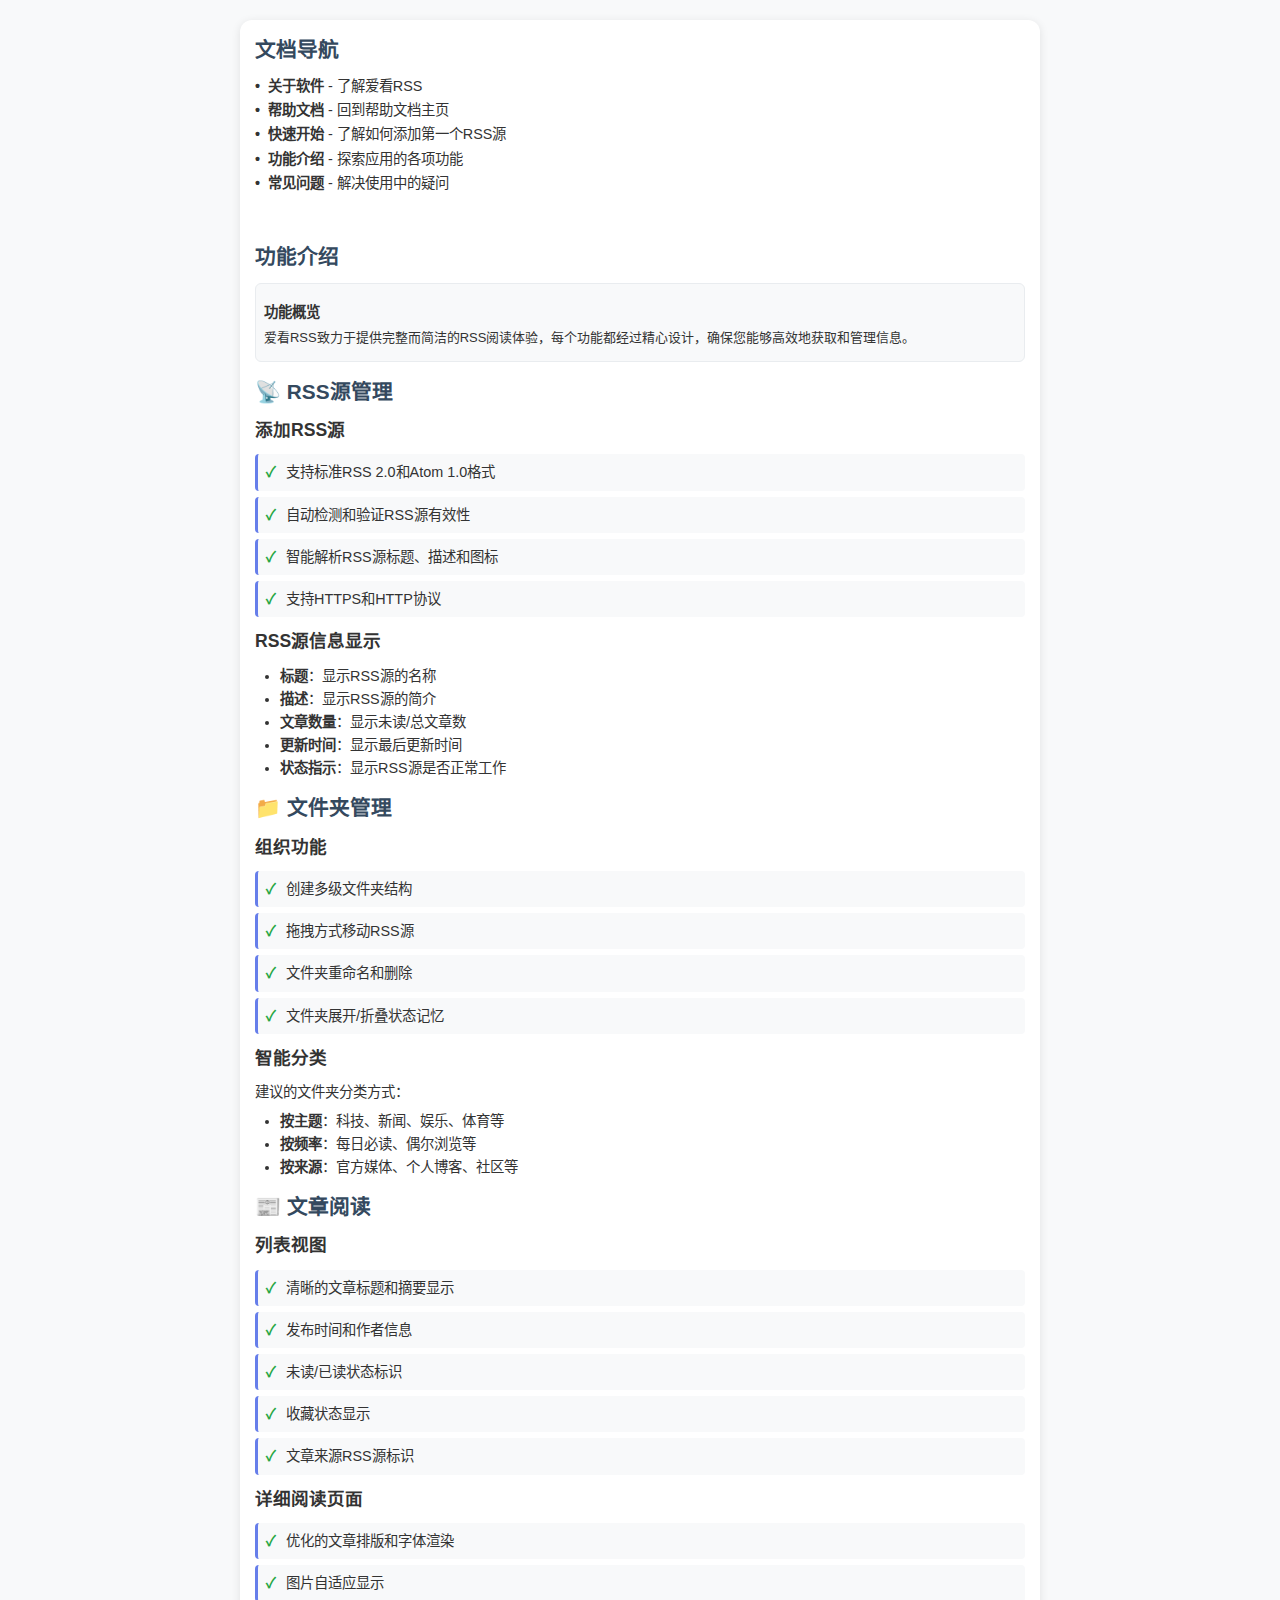
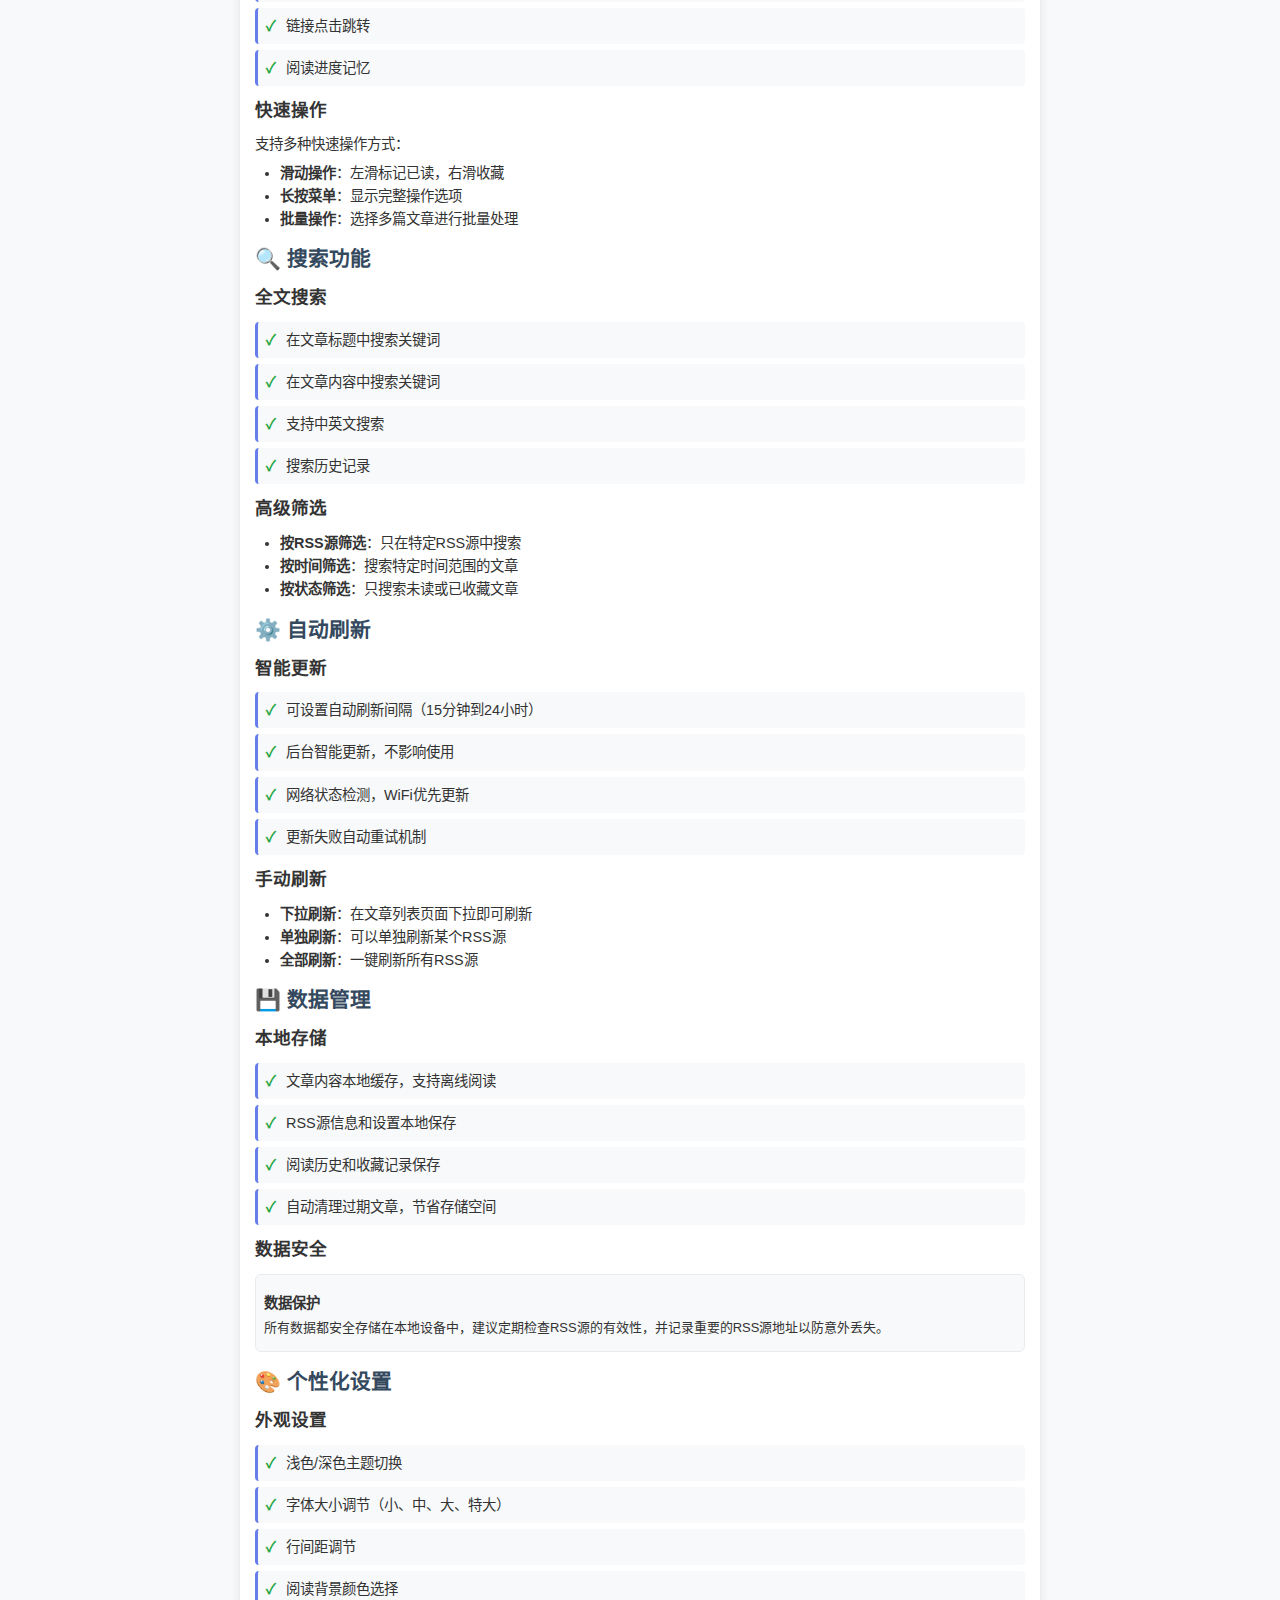
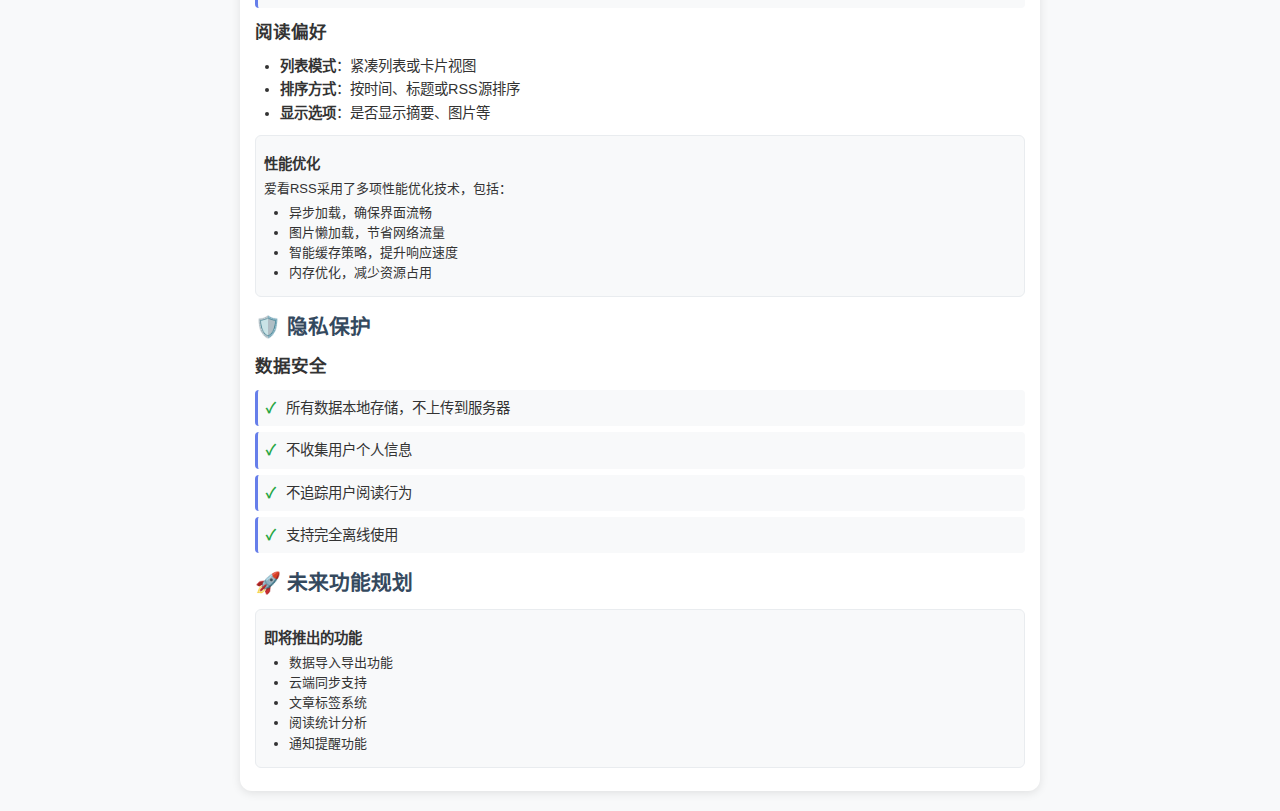
<file: entry/src/main/resources/rawfile/docs/help/features.html>
<!DOCTYPE html>
<html lang="zh-CN">
<head>
    <meta charset="UTF-8">
    <meta name="viewport" content="width=device-width, initial-scale=1.0">
    <title>功能介绍 - 爱看RSS</title>
    <link rel="stylesheet" href="../assets/css/docs.css">
</head>
<body>
    <div class="container">
        <div class="content">
            <h2>文档导航</h2>
            <ul class="feature-list">
                <li><a href="../about/index.html"><strong>关于软件</strong> - 了解爱看RSS</a></li>
                <li><a href="../help/index.html"><strong>帮助文档</strong> - 回到帮助文档主页</a></li>
                <li><a href="../help/getting-started.html"><strong>快速开始</strong> - 了解如何添加第一个RSS源</a></li>
                <li><a href="../help/features.html"><strong>功能介绍</strong> - 探索应用的各项功能</a></li>
                <li><a href="../help/faq.html"><strong>常见问题</strong> - 解决使用中的疑问</a></li>
            </ul>
            <br>
            
            <h2>功能介绍</h2>
            
            <div class="info-box">
                <h4>功能概览</h4>
                <p>爱看RSS致力于提供完整而简洁的RSS阅读体验，每个功能都经过精心设计，确保您能够高效地获取和管理信息。</p>
            </div>
            
            <h2>📡 RSS源管理</h2>
            
            <h3>添加RSS源</h3>
            <ul class="feature-list features">
                <li>支持标准RSS 2.0和Atom 1.0格式</li>
                <li>自动检测和验证RSS源有效性</li>
                <li>智能解析RSS源标题、描述和图标</li>
                <li>支持HTTPS和HTTP协议</li>
            </ul>
            
            <h3>RSS源信息显示</h3>
            <ul>
                <li><strong>标题</strong>：显示RSS源的名称</li>
                <li><strong>描述</strong>：显示RSS源的简介</li>
                <li><strong>文章数量</strong>：显示未读/总文章数</li>
                <li><strong>更新时间</strong>：显示最后更新时间</li>
                <li><strong>状态指示</strong>：显示RSS源是否正常工作</li>
            </ul>
            
            <h2>📁 文件夹管理</h2>
            
            <h3>组织功能</h3>
            <ul class="feature-list features">
                <li>创建多级文件夹结构</li>
                <li>拖拽方式移动RSS源</li>
                <li>文件夹重命名和删除</li>
                <li>文件夹展开/折叠状态记忆</li>
            </ul>
            
            <h3>智能分类</h3>
            <p>建议的文件夹分类方式：</p>
            <ul>
                <li><strong>按主题</strong>：科技、新闻、娱乐、体育等</li>
                <li><strong>按频率</strong>：每日必读、偶尔浏览等</li>
                <li><strong>按来源</strong>：官方媒体、个人博客、社区等</li>
            </ul>
            
            <h2>📰 文章阅读</h2>
            
            <h3>列表视图</h3>
            <ul class="feature-list features">
                <li>清晰的文章标题和摘要显示</li>
                <li>发布时间和作者信息</li>
                <li>未读/已读状态标识</li>
                <li>收藏状态显示</li>
                <li>文章来源RSS源标识</li>
            </ul>
            
            <h3>详细阅读页面</h3>
            <ul class="feature-list features">
                <li>优化的文章排版和字体渲染</li>
                <li>图片自适应显示</li>
                <li>链接点击跳转</li>
                <li>阅读进度记忆</li>
            </ul>
            
            <h3>快速操作</h3>
            <p>支持多种快速操作方式：</p>
            <ul>
                <li><strong>滑动操作</strong>：左滑标记已读，右滑收藏</li>
                <li><strong>长按菜单</strong>：显示完整操作选项</li>
                <li><strong>批量操作</strong>：选择多篇文章进行批量处理</li>
            </ul>
            
            <h2>🔍 搜索功能</h2>
            
            <h3>全文搜索</h3>
            <ul class="feature-list features">
                <li>在文章标题中搜索关键词</li>
                <li>在文章内容中搜索关键词</li>
                <li>支持中英文搜索</li>
                <li>搜索历史记录</li>
            </ul>
            
            <h3>高级筛选</h3>
            <ul>
                <li><strong>按RSS源筛选</strong>：只在特定RSS源中搜索</li>
                <li><strong>按时间筛选</strong>：搜索特定时间范围的文章</li>
                <li><strong>按状态筛选</strong>：只搜索未读或已收藏文章</li>
            </ul>
            
            <h2>⚙️ 自动刷新</h2>
            
            <h3>智能更新</h3>
            <ul class="feature-list features">
                <li>可设置自动刷新间隔（15分钟到24小时）</li>
                <li>后台智能更新，不影响使用</li>
                <li>网络状态检测，WiFi优先更新</li>
                <li>更新失败自动重试机制</li>
            </ul>
            
            <h3>手动刷新</h3>
            <ul>
                <li><strong>下拉刷新</strong>：在文章列表页面下拉即可刷新</li>
                <li><strong>单独刷新</strong>：可以单独刷新某个RSS源</li>
                <li><strong>全部刷新</strong>：一键刷新所有RSS源</li>
            </ul>
            
            <h2>💾 数据管理</h2>
            
            <h3>本地存储</h3>
            <ul class="feature-list features">
                <li>文章内容本地缓存，支持离线阅读</li>
                <li>RSS源信息和设置本地保存</li>
                <li>阅读历史和收藏记录保存</li>
                <li>自动清理过期文章，节省存储空间</li>
            </ul>
            
            <h3>数据安全</h3>
            <div class="info-box warning">
                <h4>数据保护</h4>
                <p>所有数据都安全存储在本地设备中，建议定期检查RSS源的有效性，并记录重要的RSS源地址以防意外丢失。</p>
            </div>
            
            <h2>🎨 个性化设置</h2>
            
            <h3>外观设置</h3>
            <ul class="feature-list features">
                <li>浅色/深色主题切换</li>
                <li>字体大小调节（小、中、大、特大）</li>
                <li>行间距调节</li>
                <li>阅读背景颜色选择</li>
            </ul>
            
            <h3>阅读偏好</h3>
            <ul>
                <li><strong>列表模式</strong>：紧凑列表或卡片视图</li>
                <li><strong>排序方式</strong>：按时间、标题或RSS源排序</li>
                <li><strong>显示选项</strong>：是否显示摘要、图片等</li>
            </ul>
            

            
            <div class="info-box success">
                <h4>性能优化</h4>
                <p>爱看RSS采用了多项性能优化技术，包括：</p>
                <ul>
                    <li>异步加载，确保界面流畅</li>
                    <li>图片懒加载，节省网络流量</li>
                    <li>智能缓存策略，提升响应速度</li>
                    <li>内存优化，减少资源占用</li>
                </ul>
            </div>
            
            <h2>🛡️ 隐私保护</h2>
            
            <h3>数据安全</h3>
            <ul class="feature-list features">
                <li>所有数据本地存储，不上传到服务器</li>
                <li>不收集用户个人信息</li>
                <li>不追踪用户阅读行为</li>
                <li>支持完全离线使用</li>
            </ul>
            
            <h2>🚀 未来功能规划</h2>
            
            <div class="info-box">
                <h4>即将推出的功能</h4>
                <ul>
                    <li>数据导入导出功能</li>
                    <li>云端同步支持</li>
                    <li>文章标签系统</li>
                    <li>阅读统计分析</li>
                    <li>通知提醒功能</li>
                </ul>
            </div>
        </div>
    </div>
</body>
</html>
</file>
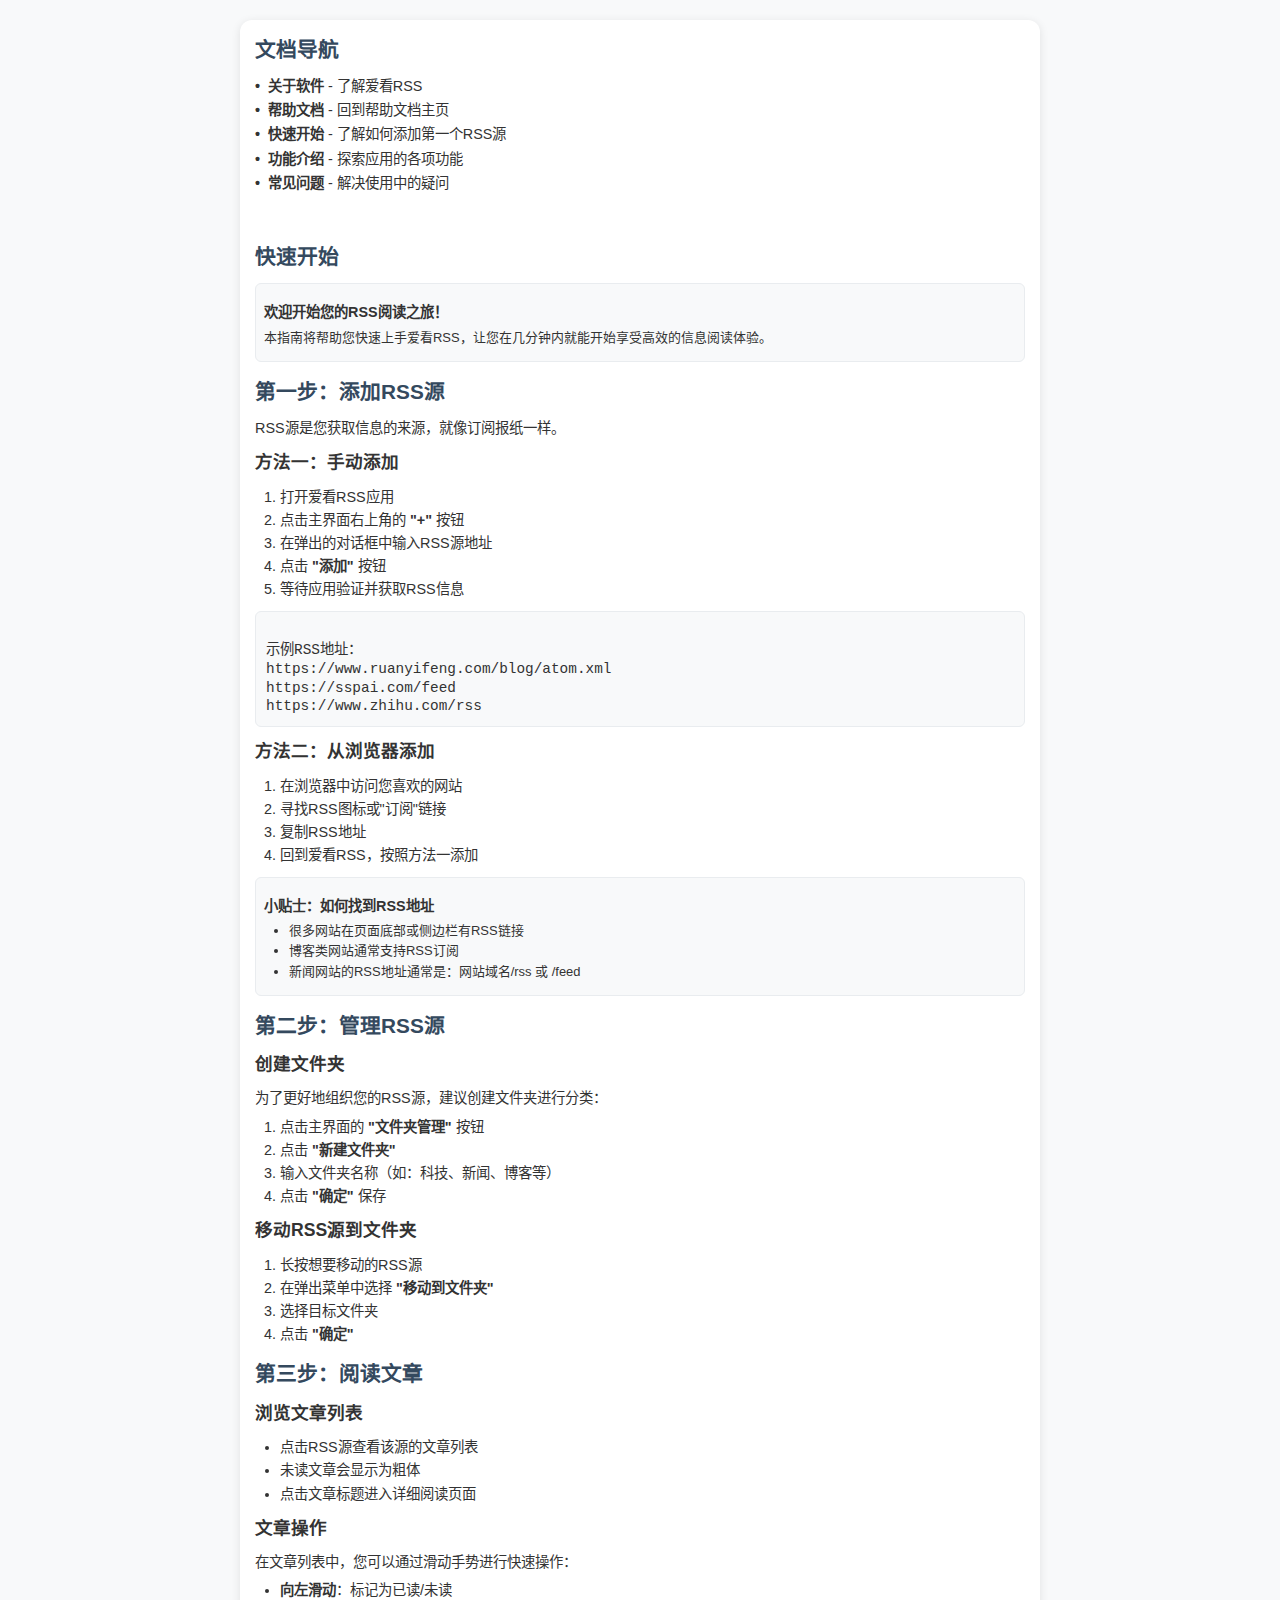
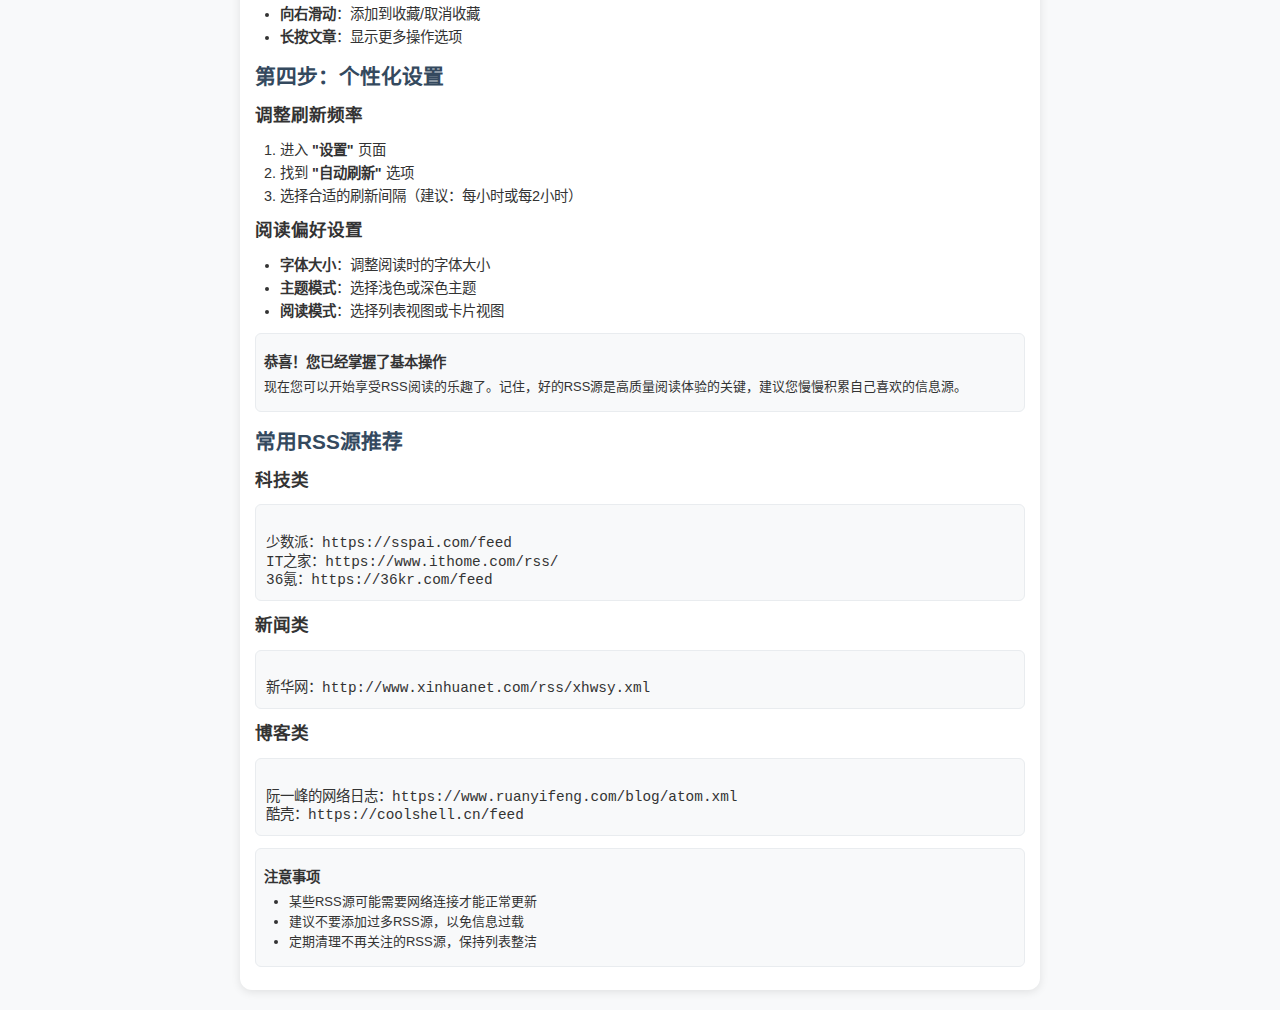
<file: entry/src/main/resources/rawfile/docs/help/getting-started.html>
<!DOCTYPE html>
<html lang="zh-CN">
<head>
    <meta charset="UTF-8">
    <meta name="viewport" content="width=device-width, initial-scale=1.0">
    <title>快速开始 - 爱看RSS</title>
    <link rel="stylesheet" href="../assets/css/docs.css">
</head>
<body>
    <div class="container">
        <div class="content">
            <h2>文档导航</h2>
            <ul class="feature-list">
                <li><a href="../about/index.html"><strong>关于软件</strong> - 了解爱看RSS</a></li>
                <li><a href="../help/index.html"><strong>帮助文档</strong> - 回到帮助文档主页</a></li>
                <li><a href="../help/getting-started.html"><strong>快速开始</strong> - 了解如何添加第一个RSS源</a></li>
                <li><a href="../help/features.html"><strong>功能介绍</strong> - 探索应用的各项功能</a></li>
                <li><a href="../help/faq.html"><strong>常见问题</strong> - 解决使用中的疑问</a></li>
            </ul>
            <br>
            
            <h2>快速开始</h2>
            
            <div class="info-box">
                <h4>欢迎开始您的RSS阅读之旅！</h4>
                <p>本指南将帮助您快速上手爱看RSS，让您在几分钟内就能开始享受高效的信息阅读体验。</p>
            </div>
            
            <h2>第一步：添加RSS源</h2>
            <p>RSS源是您获取信息的来源，就像订阅报纸一样。</p>
            
            <h3>方法一：手动添加</h3>
            <ol>
                <li>打开爱看RSS应用</li>
                <li>点击主界面右上角的 <strong>"+"</strong> 按钮</li>
                <li>在弹出的对话框中输入RSS源地址</li>
                <li>点击 <strong>"添加"</strong> 按钮</li>
                <li>等待应用验证并获取RSS信息</li>
            </ol>
            
            <div class="code-block">
示例RSS地址：
https://www.ruanyifeng.com/blog/atom.xml
https://sspai.com/feed
https://www.zhihu.com/rss
            </div>
            
            <h3>方法二：从浏览器添加</h3>
            <ol>
                <li>在浏览器中访问您喜欢的网站</li>
                <li>寻找RSS图标或"订阅"链接</li>
                <li>复制RSS地址</li>
                <li>回到爱看RSS，按照方法一添加</li>
            </ol>
            
            <div class="info-box warning">
                <h4>小贴士：如何找到RSS地址</h4>
                <ul>
                    <li>很多网站在页面底部或侧边栏有RSS链接</li>
                    <li>博客类网站通常支持RSS订阅</li>
                    <li>新闻网站的RSS地址通常是：网站域名/rss 或 /feed</li>
                </ul>
            </div>
            
            <h2>第二步：管理RSS源</h2>
            
            <h3>创建文件夹</h3>
            <p>为了更好地组织您的RSS源，建议创建文件夹进行分类：</p>
            <ol>
                <li>点击主界面的 <strong>"文件夹管理"</strong> 按钮</li>
                <li>点击 <strong>"新建文件夹"</strong></li>
                <li>输入文件夹名称（如：科技、新闻、博客等）</li>
                <li>点击 <strong>"确定"</strong> 保存</li>
            </ol>
            
            <h3>移动RSS源到文件夹</h3>
            <ol>
                <li>长按想要移动的RSS源</li>
                <li>在弹出菜单中选择 <strong>"移动到文件夹"</strong></li>
                <li>选择目标文件夹</li>
                <li>点击 <strong>"确定"</strong></li>
            </ol>
            
            <h2>第三步：阅读文章</h2>
            
            <h3>浏览文章列表</h3>
            <ul>
                <li>点击RSS源查看该源的文章列表</li>
                <li>未读文章会显示为粗体</li>
                <li>点击文章标题进入详细阅读页面</li>
            </ul>
            
            <h3>文章操作</h3>
            <p>在文章列表中，您可以通过滑动手势进行快速操作：</p>
            <ul>
                <li><strong>向左滑动</strong>：标记为已读/未读</li>
                <li><strong>向右滑动</strong>：添加到收藏/取消收藏</li>
                <li><strong>长按文章</strong>：显示更多操作选项</li>
            </ul>
            
            <h2>第四步：个性化设置</h2>
            
            <h3>调整刷新频率</h3>
            <ol>
                <li>进入 <strong>"设置"</strong> 页面</li>
                <li>找到 <strong>"自动刷新"</strong> 选项</li>
                <li>选择合适的刷新间隔（建议：每小时或每2小时）</li>
            </ol>
            
            <h3>阅读偏好设置</h3>
            <ul>
                <li><strong>字体大小</strong>：调整阅读时的字体大小</li>
                <li><strong>主题模式</strong>：选择浅色或深色主题</li>
                <li><strong>阅读模式</strong>：选择列表视图或卡片视图</li>
            </ul>
            
            <div class="info-box success">
                <h4>恭喜！您已经掌握了基本操作</h4>
                <p>现在您可以开始享受RSS阅读的乐趣了。记住，好的RSS源是高质量阅读体验的关键，建议您慢慢积累自己喜欢的信息源。</p>
            </div>
            
            <h2>常用RSS源推荐</h2>
            
            <h3>科技类</h3>
            <div class="code-block">
少数派：https://sspai.com/feed
IT之家：https://www.ithome.com/rss/
36氪：https://36kr.com/feed
            </div>
            
            <h3>新闻类</h3>
            <div class="code-block">
新华网：http://www.xinhuanet.com/rss/xhwsy.xml
            </div>
            
            <h3>博客类</h3>
            <div class="code-block">
阮一峰的网络日志：https://www.ruanyifeng.com/blog/atom.xml
酷壳：https://coolshell.cn/feed
            </div>
            
            <div class="info-box warning">
                <h4>注意事项</h4>
                <ul>
                    <li>某些RSS源可能需要网络连接才能正常更新</li>
                    <li>建议不要添加过多RSS源，以免信息过载</li>
                    <li>定期清理不再关注的RSS源，保持列表整洁</li>
                </ul>
            </div>
        </div>
    </div>
</body>
</html>
</file>
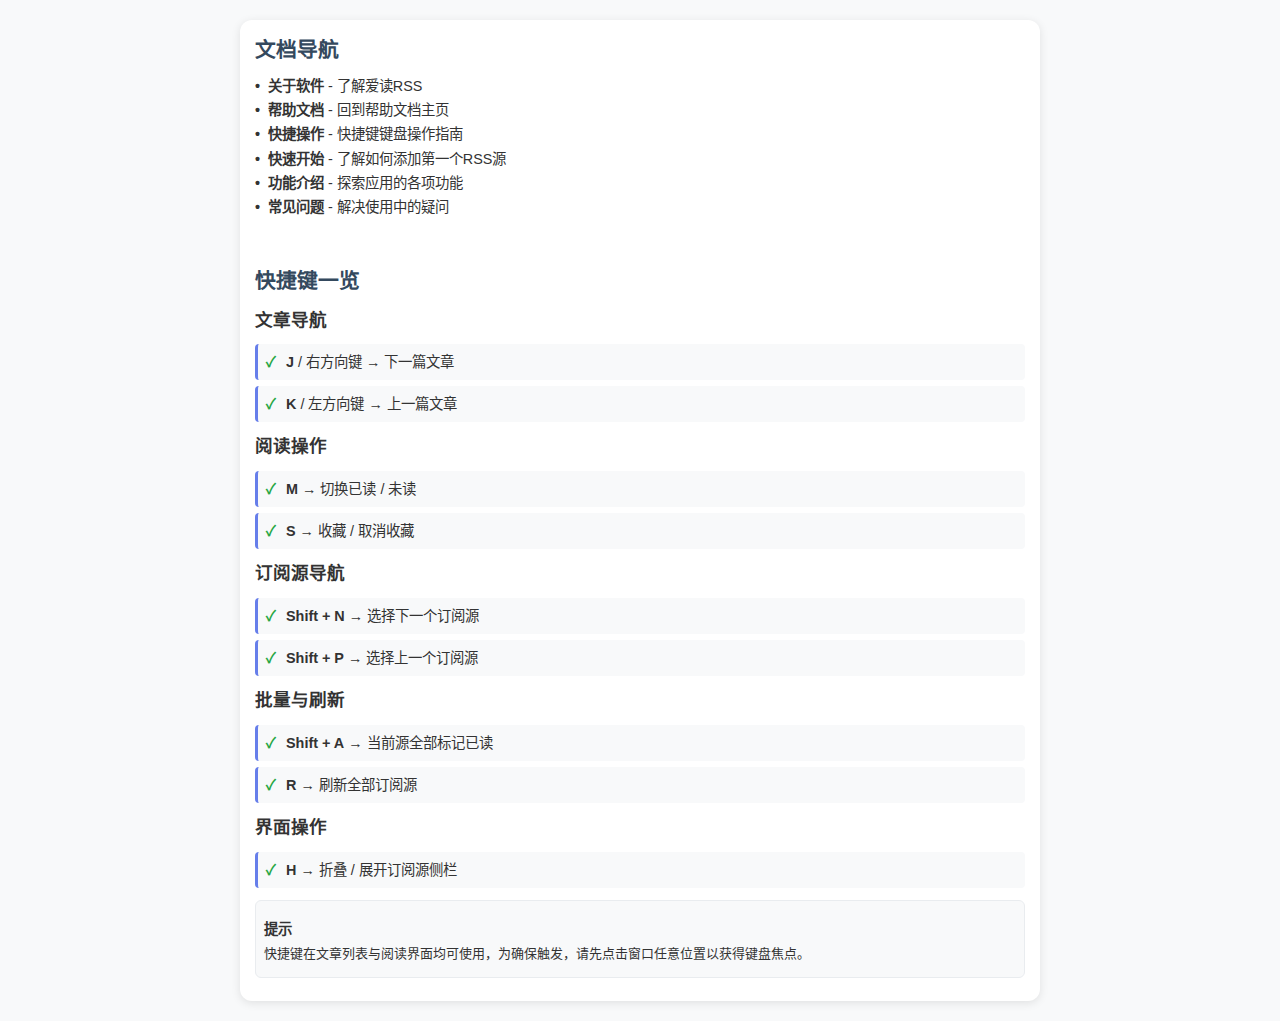
<file: entry/src/main/resources/rawfile/docs/help/shortcuts.html>
<!DOCTYPE html>
<html lang="zh-CN">
<head>
    <meta charset="UTF-8">
    <meta name="viewport" content="width=device-width, initial-scale=1.0">
    <title>快捷键 - 爱读RSS</title>
    <link rel="stylesheet" href="../assets/css/docs.css">
</head>
<body>
    <div class="container">
        <div class="content">
            <h2>文档导航</h2>
            <ul class="feature-list">
                <li><a href="../about/index.html"><strong>关于软件</strong> - 了解爱读RSS</a></li>
                <li><a href="../help/index.html"><strong>帮助文档</strong> - 回到帮助文档主页</a></li>
                <li><a href="../help/shortcuts.html"><strong>快捷操作</strong> - 快捷键键盘操作指南</a></li>
                <li><a href="../help/getting-started.html"><strong>快速开始</strong> - 了解如何添加第一个RSS源</a></li>
                <li><a href="../help/features.html"><strong>功能介绍</strong> - 探索应用的各项功能</a></li>
                <li><a href="../help/faq.html"><strong>常见问题</strong> - 解决使用中的疑问</a></li>
            </ul>
            <br>

            <h2>快捷键一览</h2>
            <h3>文章导航</h3>
            <ul class="feature-list features">
                <li><strong>J</strong> / 右方向键 → 下一篇文章</li>
                <li><strong>K</strong> / 左方向键 → 上一篇文章</li>
            </ul>

            <h3>阅读操作</h3>
            <ul class="feature-list features">
                <li><strong>M</strong> → 切换已读 / 未读</li>
                <li><strong>S</strong> → 收藏 / 取消收藏</li>
            </ul>

            <h3>订阅源导航</h3>
            <ul class="feature-list features">
                <li><strong>Shift + N</strong> → 选择下一个订阅源</li>
                <li><strong>Shift + P</strong> → 选择上一个订阅源</li>
            </ul>

            <h3>批量与刷新</h3>
            <ul class="feature-list features">
                <li><strong>Shift + A</strong> → 当前源全部标记已读</li>
                <li><strong>R</strong> → 刷新全部订阅源</li>
            </ul>

            <h3>界面操作</h3>
            <ul class="feature-list features">
                <li><strong>H</strong> → 折叠 / 展开订阅源侧栏</li>
            </ul>

            <div class="info-box success">
                <h4>提示</h4>
                <p>快捷键在文章列表与阅读界面均可使用，为确保触发，请先点击窗口任意位置以获得键盘焦点。</p>
            </div>
        </div>
    </div>
</body>
</html>
</file>
<file: entry/src/main/resources/rawfile/docs/assets/css/docs.css>
/* 爱看RSS 文档样式 */
* {
    margin: 0;
    padding: 0;
    box-sizing: border-box;
}

body {
    font-family: -apple-system, BlinkMacSystemFont, 'Segoe UI', Roboto, 'Helvetica Neue', Arial, sans-serif;
    line-height: 1.4;
    color: #333;
    background-color: #f8f9fa;
    padding: 20px;
}

.container {
    max-width: 800px;
    margin: 0 auto;
    background: white;
    border-radius: 12px;
    box-shadow: 0 2px 10px rgba(0, 0, 0, 0.1);
    overflow: hidden;
}

.header {
    background: linear-gradient(135deg, #667eea 0%, #764ba2 100%);
    color: white;
    padding: 30px;
    text-align: center;
}

.header h1 {
    font-size: 2.5em;
    margin-bottom: 10px;
    font-weight: 300;
}

.header p {
    font-size: 1.1em;
    opacity: 0.9;
}

.content {
    padding: 15px;
    padding-top: 0px;
}

h1, h2, h3, h4, h5, h6 {
    color: #2c3e50;
    margin-bottom: 12px;
}

h1 {
    font-size: 1.6em;
    border-bottom: 2px solid #667eea;
    padding-bottom: 4px;
}

h2 {
    font-size: 1.3em;
    margin-top: 15px;
    color: #34495e;
}

h3 {
    font-size: 1.1em;
    margin-top: 12px;
    color: #333;
}

h4 {
    font-size: 1.0em;
    margin-top: 10px;
    color: #333;
}

p {
    margin-bottom: 8px;
    color: #333;
    font-size: 0.9em;
}

ul, ol {
    margin-bottom: 12px;
    padding-left: 25px;
}

li {
    margin-bottom: 3px;
    color: #333;
    font-size: 0.9em;
}

.feature-list {
    list-style: none;
    padding: 0;
}

.feature-list li {
    margin-bottom: 4px;
    padding: 0;
    font-size: 0.9em;
}

.feature-list li:before {
    content: "•";
    color: #333;
    font-weight: bold;
    margin-right: 8px;
}

.feature-list a {
    color: #333;
    text-decoration: none;
}

.feature-list a:hover {
    color: #333;
    text-decoration: underline;
}

.feature-list a:visited {
    color: #333;
}

.feature-list a:active {
    color: #333;
}

/* 保持原有的feature-list样式用于非导航列表 */
.feature-list.features {
    list-style: none;
    padding: 0;
}

.feature-list.features li {
    background: #f8f9fa;
    margin-bottom: 6px;
    padding: 8px;
    border-left: 3px solid #667eea;
    border-radius: 4px;
    font-size: 0.9em;
}

.feature-list.features li:before {
    content: "✓";
    color: #28a745;
    font-weight: bold;
    margin-right: 10px;
}

.info-box {
    background: #f8f9fa;
    border: 1px solid #e9ecef;
    border-radius: 6px;
    padding: 8px;
    margin: 8px 0;
    font-size: 0.9em;
    color: #333;
}

.info-box.warning {
    background: #f8f9fa;
    border-color: #e9ecef;
}

.info-box.success {
    background: #f8f9fa;
    border-color: #e9ecef;
}

.info-box h4 {
    margin-bottom: 6px;
    color: #333;
}

.info-box.warning h4 {
    color: #333;
}

.info-box.success h4 {
    color: #333;
}

.info-box p {
    margin-bottom: 6px;
}

.info-box ul, .info-box ol {
    margin-bottom: 6px;
}

.info-box li {
    margin-bottom: 2px;
}

.code-block {
    background: #f8f9fa;
    border: 1px solid #e9ecef;
    border-radius: 6px;
    padding: 10px;
    margin: 12px 0;
    font-family: 'Courier New', monospace;
    font-size: 0.9em;
    overflow-x: auto;
    white-space: pre-line;
    line-height: 1.3;
}

.button {
    display: inline-block;
    background: #667eea;
    color: white;
    padding: 12px 24px;
    text-decoration: none;
    border-radius: 6px;
    transition: background 0.3s;
    margin: 10px 5px;
}

.button:hover {
    background: #5a67d8;
}

.button.secondary {
    background: #6c757d;
}

.button.secondary:hover {
    background: #5a6268;
}

.nav-links {
    text-align: center;
    padding: 20px;
    background: #f8f9fa;
    border-top: 1px solid #e9ecef;
}

.footer {
    text-align: center;
    padding: 20px;
    background: #2c3e50;
    color: white;
    font-size: 0.9em;
}

.version-info {
    background: #f8f9fa;
    padding: 10px;
    border-radius: 6px;
    margin: 12px 0;
    text-align: center;
    color: #6c757d;
}

.screenshot {
    max-width: 100%;
    height: auto;
    border-radius: 8px;
    box-shadow: 0 4px 8px rgba(0, 0, 0, 0.1);
    margin: 20px 0;
}

@media (max-width: 768px) {
    body {
        padding: 10px;
    }
    
    .header {
        padding: 20px;
    }
    
    .header h1 {
        font-size: 2em;
    }
    
    .content {
        padding: 20px;
    }
    
    h1 {
        font-size: 1.8em;
    }
    
    h2 {
        font-size: 1.5em;
    }
}
</file>
